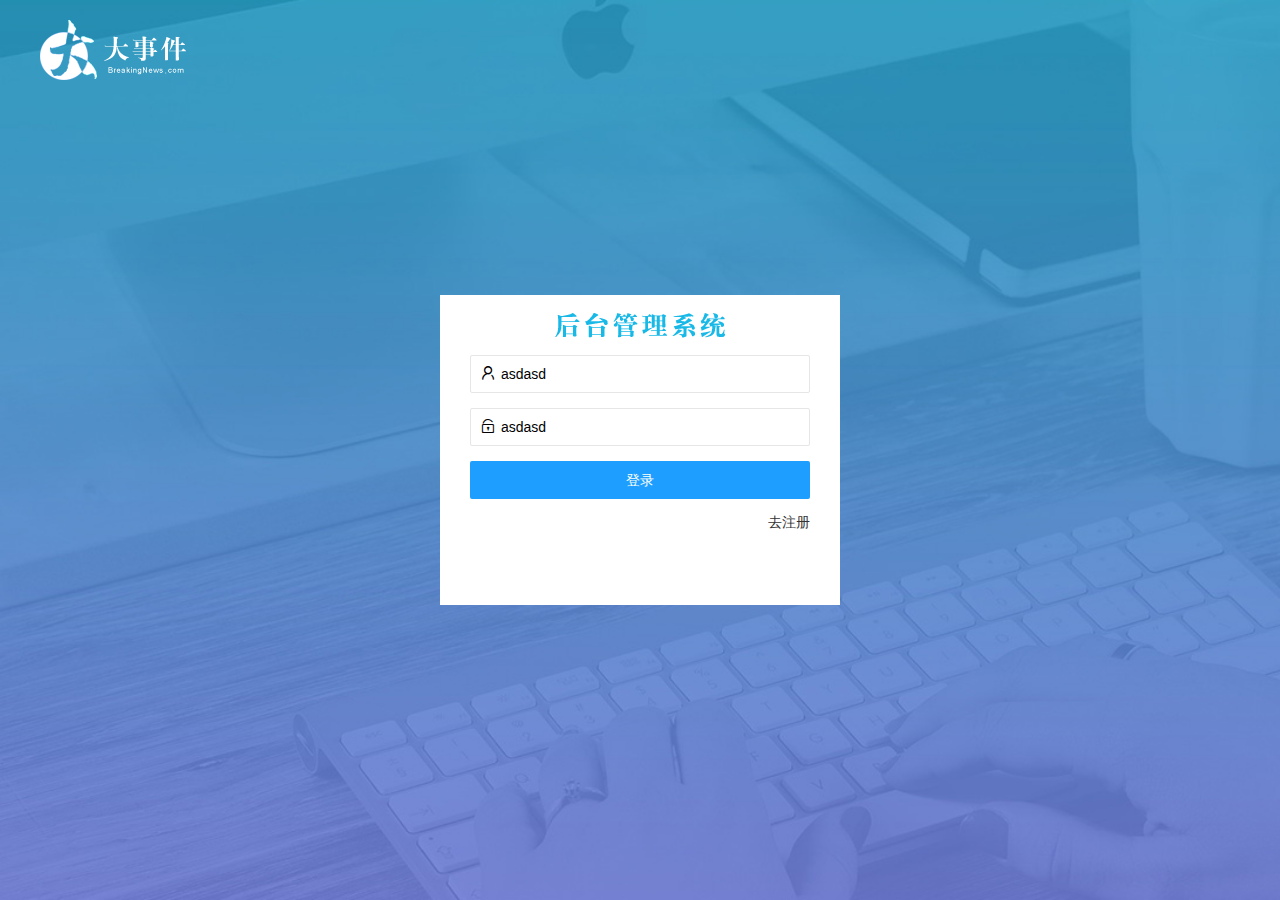
<file: login.html>
<!DOCTYPE html>
<html lang="en">

<head>
    <meta charset="UTF-8">
    <meta name="viewport" content="width=device-width, initial-scale=1.0">
    <title>大事件</title>
    <link rel="stylesheet" href="/assets/lib/layui/css/layui.css">
    <link rel="stylesheet" href="assets/css/login.css">
</head>

<body>
    <!-- login页面-->
    <!-- 顶部logo 版心使用layui 公共类 版心 -->
    <div class="layui-main header">
        <img src="./assets/images/logo.png" alt="">
    </div>

    <!-- 注册登录区域 -->
    <div class="loginAndRegBox">
        <!-- 标题 -->
        <div class="titleBox">
        </div>
        <!--登录区域  -->
        <div class="loginBox">
            <form class="layui-form" action="" id="loginForm">
                <div class="layui-form-item">
                    <i class="layui-icon layui-icon-username"></i>
                    <input type="text" value="asdasd" name="username" required lay-verify="required"
                        placeholder="请输入用户名" autocomplete="off" class="layui-input">
                </div>
                <div class="layui-form-item">
                    <i class="layui-icon layui-icon-password"></i>
                    <input type="text" value="asdasd" name="password" required lay-verify="required|pwd"
                        placeholder="请输入密码" autocomplete="off" class="layui-input">
                </div>
                <div class="layui-form-item">
                    <button class="layui-btn layui-btn-fluid layui-btn-normal" lay-submit
                        lay-filter="formDemo">登录</button>
                </div>
                <div class="layui-form-item">
                    <a id="toReg" href="javascript:;">去注册</a>
                </div>
            </form>

        </div>
        <!-- 注册区域 -->
        <div class="regBox" style="display: none;">
            <form class="layui-form" action="" id="regForm">
                <div class="layui-form-item">
                    <i class="layui-icon layui-icon-username"></i>
                    <input type="text" name="username" required lay-verify="required" placeholder="请输入用户名"
                        autocomplete="off" class="layui-input">
                </div>
                <div class="layui-form-item">
                    <i class="layui-icon layui-icon-password"></i>
                    <input type="text" name="password" required lay-verify="required | pwd" placeholder="请输入密码"
                        autocomplete="off" class="layui-input">
                </div>
                <div class="layui-form-item">
                    <i class="layui-icon layui-icon-password"></i>
                    <input type="text" name="repassword" required lay-verify="required|pwd|repwd" placeholder="请确认密码"
                        autocomplete="off" class="layui-input">
                </div>
                <div class="layui-form-item">
                    <button class="layui-btn layui-btn-fluid layui-btn-normal" lay-submit
                        lay-filter="formDemo">注册</button>
                </div>
                <div class="layui-form-item">
                    <a id="toLogin" href="javascript:;">去注册</a>
                </div>
            </form>
        </div>

        <!-- 导入jquery layui baseURL login.js -->
        <script src="/assets/lib/jquery.js"></script>
        <script src="/assets/lib/layui/layui.all.js"></script>
        <script src="/assets/js/baseAPI.js"></script>
        <script src="./assets/js/login.js"></script>
</body>

</html>
</file>
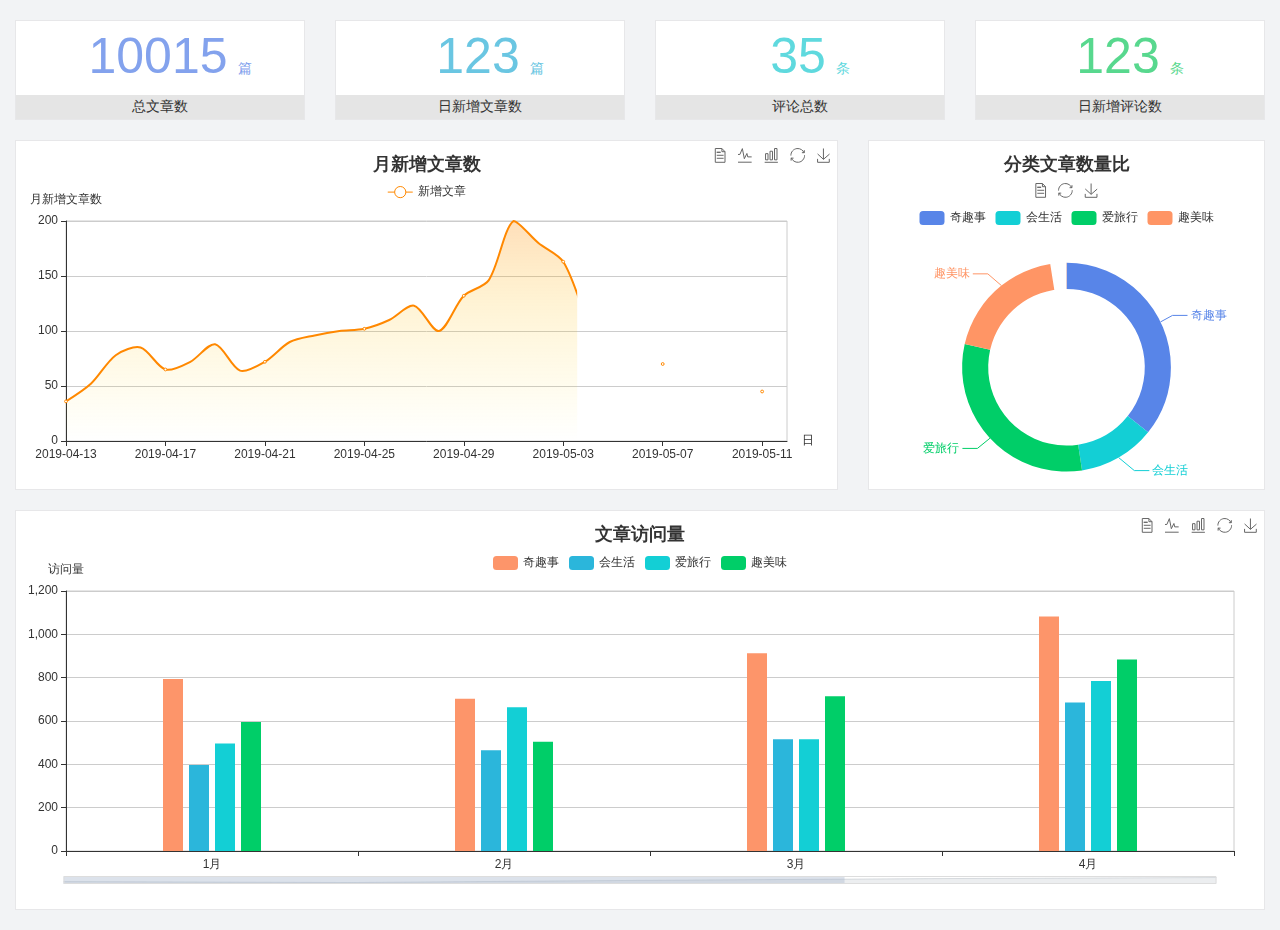
<file: home/dashboard.html>
<!DOCTYPE html>
<html lang="en">

<head>
  <meta charset="UTF-8">
  <meta name="viewport" content="width=device-width, initial-scale=1.0">
  <meta http-equiv="X-UA-Compatible" content="ie=edge">
  <title>图表统计</title>
  <link rel="stylesheet" href="../assets/lib/bootstrap.css" />
  <link rel="stylesheet" href="../assets/lib/main.css" />
  <script src="../assets/lib/jquery.js"></script>
  <script type="text/javascript" src="../assets/lib/echarts.min.js"></script>
</head>

<body>
  <div class="container-fluid">
    <div class="row spannel_list">
      <div class="col-sm-3 col-xs-6">
        <div class="spannel">
          <em>10015</em><span>篇</span>
          <b>总文章数</b>
        </div>
      </div>
      <div class="col-sm-3 col-xs-6">
        <div class="spannel scolor01">
          <em>123</em><span>篇</span>
          <b>日新增文章数</b>
        </div>
      </div>
      <div class="col-sm-3 col-xs-6">
        <div class="spannel scolor02">
          <em>35</em><span>条</span>
          <b>评论总数</b>
        </div>
      </div>
      <div class="col-sm-3 col-xs-6">
        <div class="spannel scolor03">
          <em>123</em><span>条</span>
          <b>日新增评论数</b>
        </div>
      </div>
    </div>
  </div>

  <div class="container-fluid">
    <div class="row curve-pie">
      <div class="col-lg-8 col-md-8">
        <div class="gragh_pannel" id="curve_show"></div>
      </div>
      <div class="col-lg-4 col-md-4">
        <div class="gragh_pannel" id="pie_show"></div>
      </div>
    </div>
  </div>

  <div class="container-fluid">
    <div class="column_pannel" id="column_show"></div>
  </div>

  <script>
    var oChart = echarts.init(document.getElementById('curve_show'));
    var aList_all = [
      { 'count': 36, 'date': '2019-04-13' },
      { 'count': 52, 'date': '2019-04-14' },
      { 'count': 78, 'date': '2019-04-15' },
      { 'count': 85, 'date': '2019-04-16' },
      { 'count': 65, 'date': '2019-04-17' },
      { 'count': 72, 'date': '2019-04-18' },
      { 'count': 88, 'date': '2019-04-19' },
      { 'count': 64, 'date': '2019-04-20' },
      { 'count': 72, 'date': '2019-04-21' },
      { 'count': 90, 'date': '2019-04-22' },
      { 'count': 96, 'date': '2019-04-23' },
      { 'count': 100, 'date': '2019-04-24' },
      { 'count': 102, 'date': '2019-04-25' },
      { 'count': 110, 'date': '2019-04-26' },
      { 'count': 123, 'date': '2019-04-27' },
      { 'count': 100, 'date': '2019-04-28' },
      { 'count': 132, 'date': '2019-04-29' },
      { 'count': 146, 'date': '2019-04-30' },
      { 'count': 200, 'date': '2019-05-01' },
      { 'count': 180, 'date': '2019-05-02' },
      { 'count': 163, 'date': '2019-05-03' },
      { 'count': 110, 'date': '2019-05-04' },
      { 'count': 80, 'date': '2019-05-05' },
      { 'count': 82, 'date': '2019-05-06' },
      { 'count': 70, 'date': '2019-05-07' },
      { 'count': 65, 'date': '2019-05-08' },
      { 'count': 54, 'date': '2019-05-09' },
      { 'count': 40, 'date': '2019-05-10' },
      { 'count': 45, 'date': '2019-05-11' },
      { 'count': 38, 'date': '2019-05-12' },
    ];

    let aCount = [];
    let aDate = [];

    for (var i = 0; i < aList_all.length; i++) {
      aCount.push(aList_all[i].count);
      aDate.push(aList_all[i].date);
    }

    var chartopt = {
      title: {
        text: '月新增文章数',
        left: 'center',
        top: '10'
      },
      tooltip: {
        trigger: 'axis'
      },
      legend: {
        data: ['新增文章'],
        top: '40'
      },
      toolbox: {
        show: true,
        feature: {
          mark: { show: true },
          dataView: { show: true, readOnly: false },
          magicType: { show: true, type: ['line', 'bar'] },
          restore: { show: true },
          saveAsImage: { show: true }
        }
      },
      calculable: true,
      xAxis: [
        {
          name: '日',
          type: 'category',
          boundaryGap: false,
          data: aDate
        }
      ],
      yAxis: [
        {
          name: '月新增文章数',
          type: 'value'
        }
      ],
      series: [
        {
          name: '新增文章',
          type: 'line',
          smooth: true,
          itemStyle: { normal: { areaStyle: { type: 'default' }, color: '#f80' }, lineStyle: { color: '#f80' } },
          data: aCount
        }],
      areaStyle: {
        normal: {
          color: new echarts.graphic.LinearGradient(0, 0, 0, 1, [{
            offset: 0,
            color: 'rgba(255,136,0,0.39)'
          }, {
            offset: .34,
            color: 'rgba(255,180,0,0.25)'
          }, {
            offset: 1,
            color: 'rgba(255,222,0,0.00)'
          }])

        }
      },
      grid: {
        show: true,
        x: 50,
        x2: 50,
        y: 80,
        height: 220
      }
    };

    oChart.setOption(chartopt);


    var oPie = echarts.init(document.getElementById('pie_show'));
    var oPieopt =
    {
      title: {
        top: 10,
        text: '分类文章数量比',
        x: 'center'
      },
      tooltip: {
        trigger: 'item',
        formatter: "{a} <br/>{b} : {c} ({d}%)"
      },
      color: ['#5885e8', '#13cfd5', '#00ce68', '#ff9565'],
      legend: {
        x: 'center',
        top: 65,
        data: ['奇趣事', '会生活', '爱旅行', '趣美味']
      },
      toolbox: {
        show: true,
        x: 'center',
        top: 35,
        feature: {
          mark: { show: true },
          dataView: { show: true, readOnly: false },
          magicType: {
            show: true,
            type: ['pie', 'funnel'],
            option: {
              funnel: {
                x: '25%',
                width: '50%',
                funnelAlign: 'left',
                max: 1548
              }
            }
          },
          restore: { show: true },
          saveAsImage: { show: true }
        }
      },
      calculable: true,
      series: [
        {
          name: '访问来源',
          type: 'pie',
          radius: ['45%', '60%'],
          center: ['50%', '65%'],
          data: [
            { value: 300, name: '奇趣事' },
            { value: 100, name: '会生活' },
            { value: 260, name: '爱旅行' },
            { value: 180, name: '趣美味' }
          ]
        }
      ]
    };
    oPie.setOption(oPieopt);



    var oColumn = this.echarts.init(document.getElementById('column_show'));
    var oColumnopt =
    {
      title: {
        text: '文章访问量',
        left: 'center',
        top: '10'
      },
      tooltip: {
        trigger: 'axis'
      },
      legend: {
        data: ['奇趣事', '会生活', '爱旅行', '趣美味'],
        top: '40'
      },
      toolbox: {
        show: true,
        feature: {
          mark: { show: true },
          dataView: { show: true, readOnly: false },
          magicType: { show: true, type: ['line', 'bar'] },
          restore: { show: true },
          saveAsImage: { show: true }
        }
      },
      calculable: true,
      xAxis: [
        {
          type: 'category',
          data: ['1月', '2月', '3月', '4月', '5月']
        }
      ],
      yAxis: [
        {
          name: '访问量',
          type: 'value'
        }
      ],
      series: [
        {
          name: '奇趣事',
          type: 'bar',
          barWidth: 20,
          itemStyle: {
            normal: { areaStyle: { type: 'default' }, color: '#fd956a' }
          },
          data: [800, 708, 920, 1090, 1200]
        },
        {
          name: '会生活',
          type: 'bar',
          barWidth: 20,
          itemStyle: {
            normal: { areaStyle: { type: 'default' }, color: '#2bb6db' }
          },
          data: [400, 468, 520, 690, 800]
        },
        {
          name: '爱旅行',
          type: 'bar',
          barWidth: 20,
          itemStyle: {
            normal: { areaStyle: { type: 'default' }, color: '#13cfd5' }
          },
          data: [500, 668, 520, 790, 900]
        },
        {
          name: '趣美味',
          type: 'bar',
          barWidth: 20,
          itemStyle: {
            normal: { areaStyle: { type: 'default' }, color: '#00ce68' }
          },
          data: [600, 508, 720, 890, 1000]
        }
      ],
      grid: {
        show: true,
        x: 50,
        x2: 30,
        y: 80,
        height: 260
      },
      dataZoom: [//给x轴设置滚动条
        {
          start: 0,//默认为0
          end: 100 - 1000 / 31,//默认为100
          type: 'slider',
          show: true,
          xAxisIndex: [0],
          handleSize: 0,//滑动条的 左右2个滑动条的大小
          height: 8,//组件高度
          left: 45, //左边的距离
          right: 50,//右边的距离
          bottom: 26,//右边的距离
          handleColor: '#ddd',//h滑动图标的颜色
          handleStyle: {
            borderColor: "#cacaca",
            borderWidth: "1",
            shadowBlur: 2,
            background: "#ddd",
            shadowColor: "#ddd",
          }
        }]
    };
    oColumn.setOption(oColumnopt);
  </script>
</body>

</html>
</file>
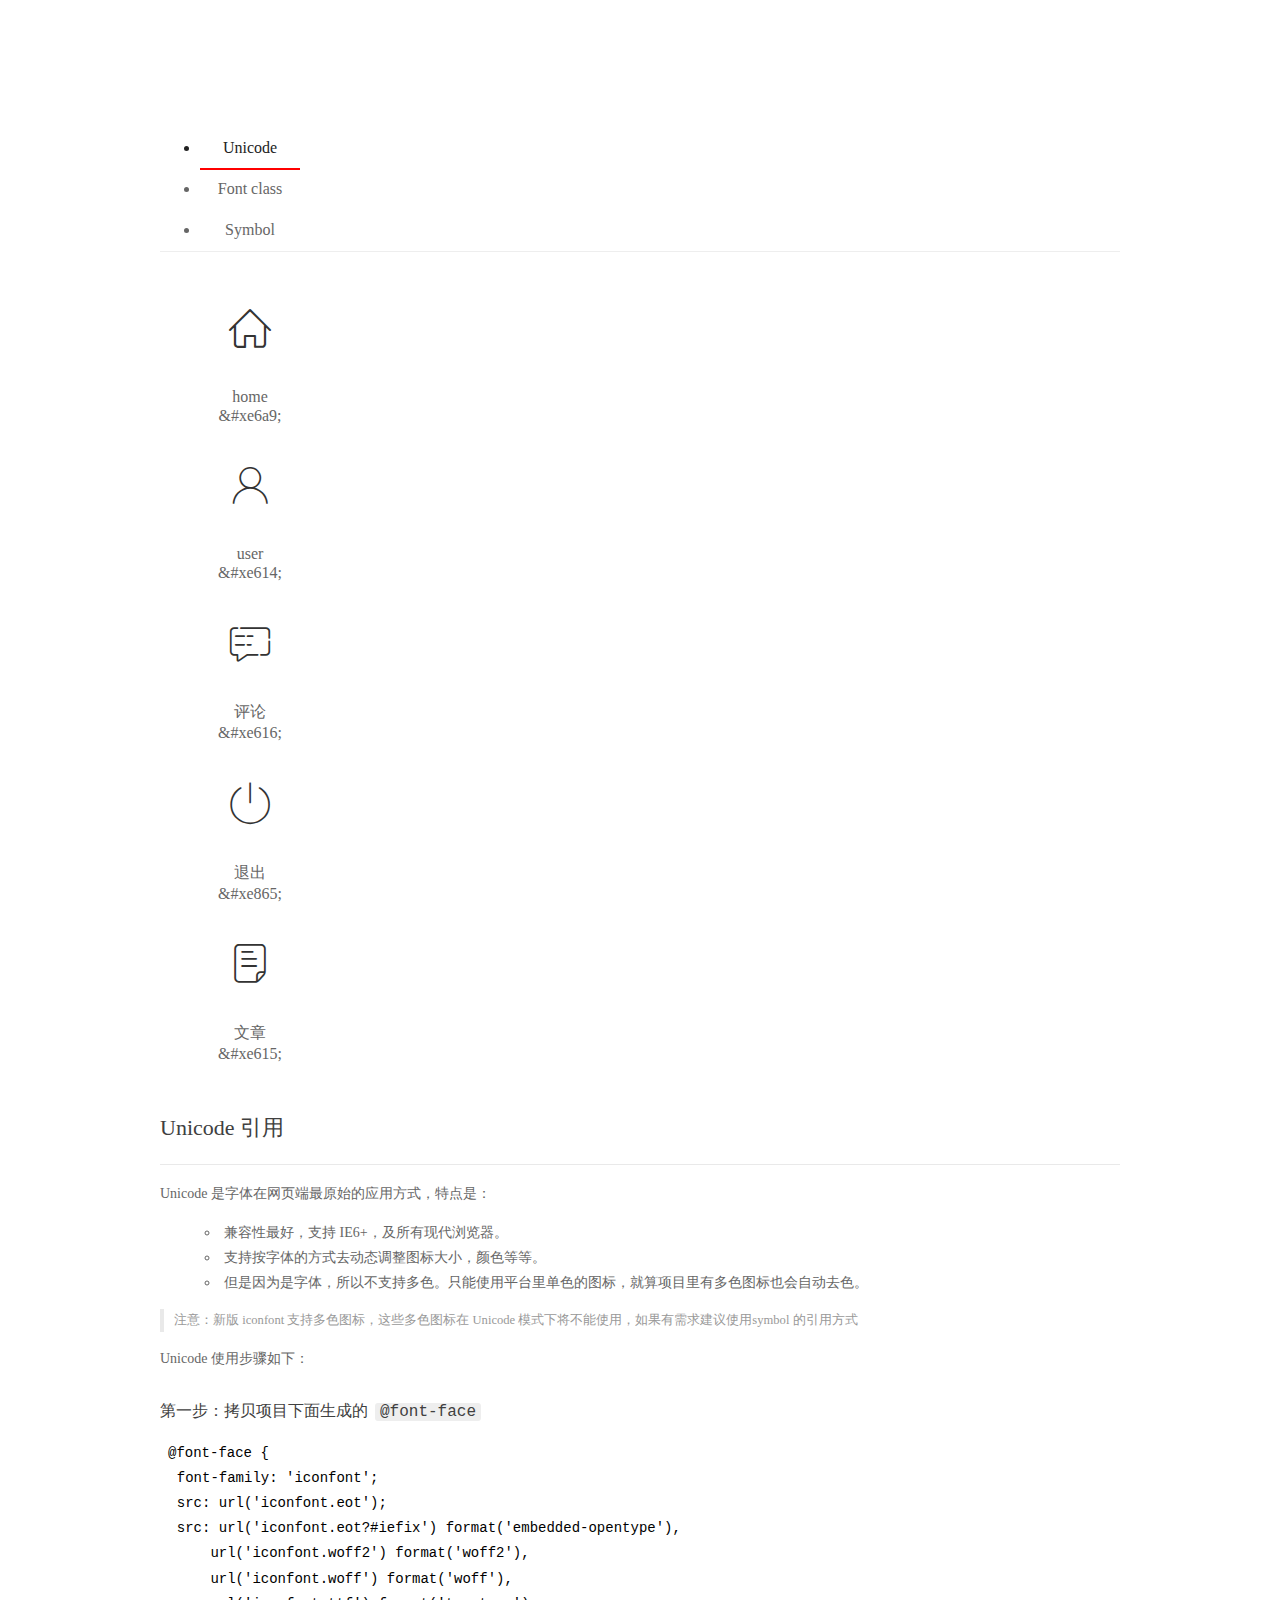
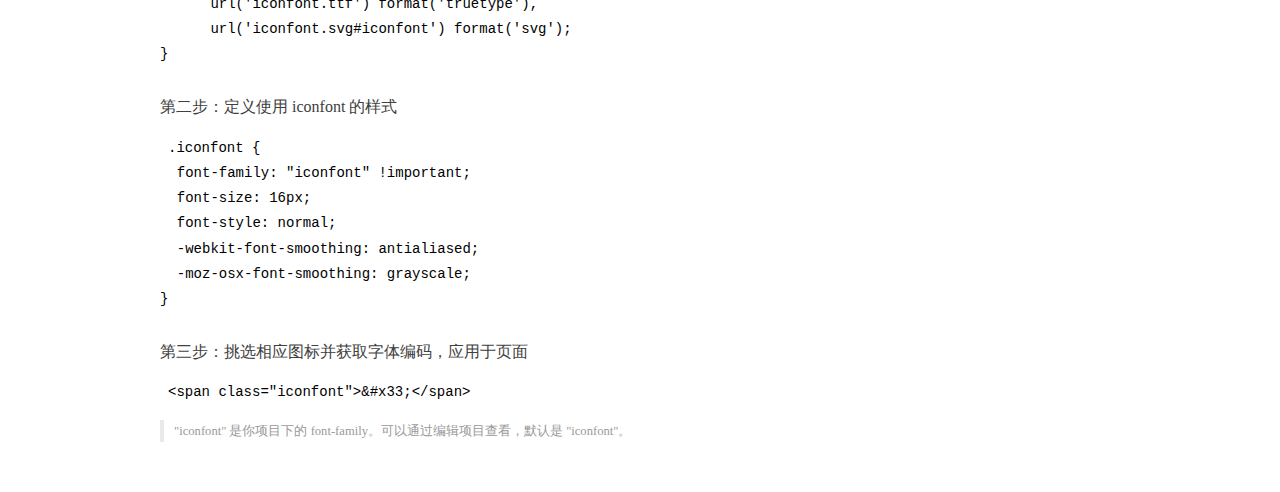
<file: assets/fonts/demo_index.html>
<!DOCTYPE html>
<html>
<head>
  <meta charset="utf-8"/>
  <title>IconFont Demo</title>
  <link rel="shortcut icon" href="https://gtms04.alicdn.com/tps/i4/TB1_oz6GVXXXXaFXpXXJDFnIXXX-64-64.ico" type="image/x-icon"/>
  <link rel="stylesheet" href="https://g.alicdn.com/thx/cube/1.3.2/cube.min.css">
  <link rel="stylesheet" href="demo.css">
  <link rel="stylesheet" href="iconfont.css">
  <script src="iconfont.js"></script>
  <!-- jQuery -->
  <script src="https://a1.alicdn.com/oss/uploads/2018/12/26/7bfddb60-08e8-11e9-9b04-53e73bb6408b.js"></script>
  <!-- 代码高亮 -->
  <script src="https://a1.alicdn.com/oss/uploads/2018/12/26/a3f714d0-08e6-11e9-8a15-ebf944d7534c.js"></script>
</head>
<body>
  <div class="main">
    <h1 class="logo"><a href="https://www.iconfont.cn/" title="iconfont 首页" target="_blank">&#xe86b;</a></h1>
    <div class="nav-tabs">
      <ul id="tabs" class="dib-box">
        <li class="dib active"><span>Unicode</span></li>
        <li class="dib"><span>Font class</span></li>
        <li class="dib"><span>Symbol</span></li>
      </ul>
      
    </div>
    <div class="tab-container">
      <div class="content unicode" style="display: block;">
          <ul class="icon_lists dib-box">
          
            <li class="dib">
              <span class="icon iconfont">&#xe6a9;</span>
                <div class="name">home</div>
                <div class="code-name">&amp;#xe6a9;</div>
              </li>
          
            <li class="dib">
              <span class="icon iconfont">&#xe614;</span>
                <div class="name">user</div>
                <div class="code-name">&amp;#xe614;</div>
              </li>
          
            <li class="dib">
              <span class="icon iconfont">&#xe616;</span>
                <div class="name">评论</div>
                <div class="code-name">&amp;#xe616;</div>
              </li>
          
            <li class="dib">
              <span class="icon iconfont">&#xe865;</span>
                <div class="name">退出</div>
                <div class="code-name">&amp;#xe865;</div>
              </li>
          
            <li class="dib">
              <span class="icon iconfont">&#xe615;</span>
                <div class="name">文章</div>
                <div class="code-name">&amp;#xe615;</div>
              </li>
          
          </ul>
          <div class="article markdown">
          <h2 id="unicode-">Unicode 引用</h2>
          <hr>

          <p>Unicode 是字体在网页端最原始的应用方式，特点是：</p>
          <ul>
            <li>兼容性最好，支持 IE6+，及所有现代浏览器。</li>
            <li>支持按字体的方式去动态调整图标大小，颜色等等。</li>
            <li>但是因为是字体，所以不支持多色。只能使用平台里单色的图标，就算项目里有多色图标也会自动去色。</li>
          </ul>
          <blockquote>
            <p>注意：新版 iconfont 支持多色图标，这些多色图标在 Unicode 模式下将不能使用，如果有需求建议使用symbol 的引用方式</p>
          </blockquote>
          <p>Unicode 使用步骤如下：</p>
          <h3 id="-font-face">第一步：拷贝项目下面生成的 <code>@font-face</code></h3>
<pre><code class="language-css"
>@font-face {
  font-family: 'iconfont';
  src: url('iconfont.eot');
  src: url('iconfont.eot?#iefix') format('embedded-opentype'),
      url('iconfont.woff2') format('woff2'),
      url('iconfont.woff') format('woff'),
      url('iconfont.ttf') format('truetype'),
      url('iconfont.svg#iconfont') format('svg');
}
</code></pre>
          <h3 id="-iconfont-">第二步：定义使用 iconfont 的样式</h3>
<pre><code class="language-css"
>.iconfont {
  font-family: "iconfont" !important;
  font-size: 16px;
  font-style: normal;
  -webkit-font-smoothing: antialiased;
  -moz-osx-font-smoothing: grayscale;
}
</code></pre>
          <h3 id="-">第三步：挑选相应图标并获取字体编码，应用于页面</h3>
<pre>
<code class="language-html"
>&lt;span class="iconfont"&gt;&amp;#x33;&lt;/span&gt;
</code></pre>
          <blockquote>
            <p>"iconfont" 是你项目下的 font-family。可以通过编辑项目查看，默认是 "iconfont"。</p>
          </blockquote>
          </div>
      </div>
      <div class="content font-class">
        <ul class="icon_lists dib-box">
          
          <li class="dib">
            <span class="icon iconfont icon-home"></span>
            <div class="name">
              home
            </div>
            <div class="code-name">.icon-home
            </div>
          </li>
          
          <li class="dib">
            <span class="icon iconfont icon-user"></span>
            <div class="name">
              user
            </div>
            <div class="code-name">.icon-user
            </div>
          </li>
          
          <li class="dib">
            <span class="icon iconfont icon-pinglun"></span>
            <div class="name">
              评论
            </div>
            <div class="code-name">.icon-pinglun
            </div>
          </li>
          
          <li class="dib">
            <span class="icon iconfont icon-tuichu"></span>
            <div class="name">
              退出
            </div>
            <div class="code-name">.icon-tuichu
            </div>
          </li>
          
          <li class="dib">
            <span class="icon iconfont icon-16"></span>
            <div class="name">
              文章
            </div>
            <div class="code-name">.icon-16
            </div>
          </li>
          
        </ul>
        <div class="article markdown">
        <h2 id="font-class-">font-class 引用</h2>
        <hr>

        <p>font-class 是 Unicode 使用方式的一种变种，主要是解决 Unicode 书写不直观，语意不明确的问题。</p>
        <p>与 Unicode 使用方式相比，具有如下特点：</p>
        <ul>
          <li>兼容性良好，支持 IE8+，及所有现代浏览器。</li>
          <li>相比于 Unicode 语意明确，书写更直观。可以很容易分辨这个 icon 是什么。</li>
          <li>因为使用 class 来定义图标，所以当要替换图标时，只需要修改 class 里面的 Unicode 引用。</li>
          <li>不过因为本质上还是使用的字体，所以多色图标还是不支持的。</li>
        </ul>
        <p>使用步骤如下：</p>
        <h3 id="-fontclass-">第一步：引入项目下面生成的 fontclass 代码：</h3>
<pre><code class="language-html">&lt;link rel="stylesheet" href="./iconfont.css"&gt;
</code></pre>
        <h3 id="-">第二步：挑选相应图标并获取类名，应用于页面：</h3>
<pre><code class="language-html">&lt;span class="iconfont icon-xxx"&gt;&lt;/span&gt;
</code></pre>
        <blockquote>
          <p>"
            iconfont" 是你项目下的 font-family。可以通过编辑项目查看，默认是 "iconfont"。</p>
        </blockquote>
      </div>
      </div>
      <div class="content symbol">
          <ul class="icon_lists dib-box">
          
            <li class="dib">
                <svg class="icon svg-icon" aria-hidden="true">
                  <use xlink:href="#icon-home"></use>
                </svg>
                <div class="name">home</div>
                <div class="code-name">#icon-home</div>
            </li>
          
            <li class="dib">
                <svg class="icon svg-icon" aria-hidden="true">
                  <use xlink:href="#icon-user"></use>
                </svg>
                <div class="name">user</div>
                <div class="code-name">#icon-user</div>
            </li>
          
            <li class="dib">
                <svg class="icon svg-icon" aria-hidden="true">
                  <use xlink:href="#icon-pinglun"></use>
                </svg>
                <div class="name">评论</div>
                <div class="code-name">#icon-pinglun</div>
            </li>
          
            <li class="dib">
                <svg class="icon svg-icon" aria-hidden="true">
                  <use xlink:href="#icon-tuichu"></use>
                </svg>
                <div class="name">退出</div>
                <div class="code-name">#icon-tuichu</div>
            </li>
          
            <li class="dib">
                <svg class="icon svg-icon" aria-hidden="true">
                  <use xlink:href="#icon-16"></use>
                </svg>
                <div class="name">文章</div>
                <div class="code-name">#icon-16</div>
            </li>
          
          </ul>
          <div class="article markdown">
          <h2 id="symbol-">Symbol 引用</h2>
          <hr>

          <p>这是一种全新的使用方式，应该说这才是未来的主流，也是平台目前推荐的用法。相关介绍可以参考这篇<a href="">文章</a>
            这种用法其实是做了一个 SVG 的集合，与另外两种相比具有如下特点：</p>
          <ul>
            <li>支持多色图标了，不再受单色限制。</li>
            <li>通过一些技巧，支持像字体那样，通过 <code>font-size</code>, <code>color</code> 来调整样式。</li>
            <li>兼容性较差，支持 IE9+，及现代浏览器。</li>
            <li>浏览器渲染 SVG 的性能一般，还不如 png。</li>
          </ul>
          <p>使用步骤如下：</p>
          <h3 id="-symbol-">第一步：引入项目下面生成的 symbol 代码：</h3>
<pre><code class="language-html">&lt;script src="./iconfont.js"&gt;&lt;/script&gt;
</code></pre>
          <h3 id="-css-">第二步：加入通用 CSS 代码（引入一次就行）：</h3>
<pre><code class="language-html">&lt;style&gt;
.icon {
  width: 1em;
  height: 1em;
  vertical-align: -0.15em;
  fill: currentColor;
  overflow: hidden;
}
&lt;/style&gt;
</code></pre>
          <h3 id="-">第三步：挑选相应图标并获取类名，应用于页面：</h3>
<pre><code class="language-html">&lt;svg class="icon" aria-hidden="true"&gt;
  &lt;use xlink:href="#icon-xxx"&gt;&lt;/use&gt;
&lt;/svg&gt;
</code></pre>
          </div>
      </div>

    </div>
  </div>
  <script>
  $(document).ready(function () {
      $('.tab-container .content:first').show()

      $('#tabs li').click(function (e) {
        var tabContent = $('.tab-container .content')
        var index = $(this).index()

        if ($(this).hasClass('active')) {
          return
        } else {
          $('#tabs li').removeClass('active')
          $(this).addClass('active')

          tabContent.hide().eq(index).fadeIn()
        }
      })
    })
  </script>
</body>
</html>
</file>
<file: assets/lib/layui/css/layui.css>
/** layui-v2.5.5 MIT License By https://www.layui.com */
 .layui-inline,img{display:inline-block;vertical-align:middle}h1,h2,h3,h4,h5,h6{font-weight:400}.layui-edge,.layui-header,.layui-inline,.layui-main{position:relative}.layui-body,.layui-edge,.layui-elip{overflow:hidden}.layui-btn,.layui-edge,.layui-inline,img{vertical-align:middle}.layui-btn,.layui-disabled,.layui-icon,.layui-unselect{-moz-user-select:none;-webkit-user-select:none;-ms-user-select:none}.layui-elip,.layui-form-checkbox span,.layui-form-pane .layui-form-label{text-overflow:ellipsis;white-space:nowrap}.layui-breadcrumb,.layui-tree-btnGroup{visibility:hidden}blockquote,body,button,dd,div,dl,dt,form,h1,h2,h3,h4,h5,h6,input,li,ol,p,pre,td,textarea,th,ul{margin:0;padding:0;-webkit-tap-highlight-color:rgba(0,0,0,0)}a:active,a:hover{outline:0}img{border:none}li{list-style:none}table{border-collapse:collapse;border-spacing:0}h4,h5,h6{font-size:100%}button,input,optgroup,option,select,textarea{font-family:inherit;font-size:inherit;font-style:inherit;font-weight:inherit;outline:0}pre{white-space:pre-wrap;white-space:-moz-pre-wrap;white-space:-pre-wrap;white-space:-o-pre-wrap;word-wrap:break-word}body{line-height:24px;font:14px Helvetica Neue,Helvetica,PingFang SC,Tahoma,Arial,sans-serif}hr{height:1px;margin:10px 0;border:0;clear:both}a{color:#333;text-decoration:none}a:hover{color:#777}a cite{font-style:normal;*cursor:pointer}.layui-border-box,.layui-border-box *{box-sizing:border-box}.layui-box,.layui-box *{box-sizing:content-box}.layui-clear{clear:both;*zoom:1}.layui-clear:after{content:'\20';clear:both;*zoom:1;display:block;height:0}.layui-inline{*display:inline;*zoom:1}.layui-edge{display:inline-block;width:0;height:0;border-width:6px;border-style:dashed;border-color:transparent}.layui-edge-top{top:-4px;border-bottom-color:#999;border-bottom-style:solid}.layui-edge-right{border-left-color:#999;border-left-style:solid}.layui-edge-bottom{top:2px;border-top-color:#999;border-top-style:solid}.layui-edge-left{border-right-color:#999;border-right-style:solid}.layui-disabled,.layui-disabled:hover{color:#d2d2d2!important;cursor:not-allowed!important}.layui-circle{border-radius:100%}.layui-show{display:block!important}.layui-hide{display:none!important}@font-face{font-family:layui-icon;src:url(../font/iconfont.eot?v=250);src:url(../font/iconfont.eot?v=250#iefix) format('embedded-opentype'),url(../font/iconfont.woff2?v=250) format('woff2'),url(../font/iconfont.woff?v=250) format('woff'),url(../font/iconfont.ttf?v=250) format('truetype'),url(../font/iconfont.svg?v=250#layui-icon) format('svg')}.layui-icon{font-family:layui-icon!important;font-size:16px;font-style:normal;-webkit-font-smoothing:antialiased;-moz-osx-font-smoothing:grayscale}.layui-icon-reply-fill:before{content:"\e611"}.layui-icon-set-fill:before{content:"\e614"}.layui-icon-menu-fill:before{content:"\e60f"}.layui-icon-search:before{content:"\e615"}.layui-icon-share:before{content:"\e641"}.layui-icon-set-sm:before{content:"\e620"}.layui-icon-engine:before{content:"\e628"}.layui-icon-close:before{content:"\1006"}.layui-icon-close-fill:before{content:"\1007"}.layui-icon-chart-screen:before{content:"\e629"}.layui-icon-star:before{content:"\e600"}.layui-icon-circle-dot:before{content:"\e617"}.layui-icon-chat:before{content:"\e606"}.layui-icon-release:before{content:"\e609"}.layui-icon-list:before{content:"\e60a"}.layui-icon-chart:before{content:"\e62c"}.layui-icon-ok-circle:before{content:"\1005"}.layui-icon-layim-theme:before{content:"\e61b"}.layui-icon-table:before{content:"\e62d"}.layui-icon-right:before{content:"\e602"}.layui-icon-left:before{content:"\e603"}.layui-icon-cart-simple:before{content:"\e698"}.layui-icon-face-cry:before{content:"\e69c"}.layui-icon-face-smile:before{content:"\e6af"}.layui-icon-survey:before{content:"\e6b2"}.layui-icon-tree:before{content:"\e62e"}.layui-icon-upload-circle:before{content:"\e62f"}.layui-icon-add-circle:before{content:"\e61f"}.layui-icon-download-circle:before{content:"\e601"}.layui-icon-templeate-1:before{content:"\e630"}.layui-icon-util:before{content:"\e631"}.layui-icon-face-surprised:before{content:"\e664"}.layui-icon-edit:before{content:"\e642"}.layui-icon-speaker:before{content:"\e645"}.layui-icon-down:before{content:"\e61a"}.layui-icon-file:before{content:"\e621"}.layui-icon-layouts:before{content:"\e632"}.layui-icon-rate-half:before{content:"\e6c9"}.layui-icon-add-circle-fine:before{content:"\e608"}.layui-icon-prev-circle:before{content:"\e633"}.layui-icon-read:before{content:"\e705"}.layui-icon-404:before{content:"\e61c"}.layui-icon-carousel:before{content:"\e634"}.layui-icon-help:before{content:"\e607"}.layui-icon-code-circle:before{content:"\e635"}.layui-icon-water:before{content:"\e636"}.layui-icon-username:before{content:"\e66f"}.layui-icon-find-fill:before{content:"\e670"}.layui-icon-about:before{content:"\e60b"}.layui-icon-location:before{content:"\e715"}.layui-icon-up:before{content:"\e619"}.layui-icon-pause:before{content:"\e651"}.layui-icon-date:before{content:"\e637"}.layui-icon-layim-uploadfile:before{content:"\e61d"}.layui-icon-delete:before{content:"\e640"}.layui-icon-play:before{content:"\e652"}.layui-icon-top:before{content:"\e604"}.layui-icon-friends:before{content:"\e612"}.layui-icon-refresh-3:before{content:"\e9aa"}.layui-icon-ok:before{content:"\e605"}.layui-icon-layer:before{content:"\e638"}.layui-icon-face-smile-fine:before{content:"\e60c"}.layui-icon-dollar:before{content:"\e659"}.layui-icon-group:before{content:"\e613"}.layui-icon-layim-download:before{content:"\e61e"}.layui-icon-picture-fine:before{content:"\e60d"}.layui-icon-link:before{content:"\e64c"}.layui-icon-diamond:before{content:"\e735"}.layui-icon-log:before{content:"\e60e"}.layui-icon-rate-solid:before{content:"\e67a"}.layui-icon-fonts-del:before{content:"\e64f"}.layui-icon-unlink:before{content:"\e64d"}.layui-icon-fonts-clear:before{content:"\e639"}.layui-icon-triangle-r:before{content:"\e623"}.layui-icon-circle:before{content:"\e63f"}.layui-icon-radio:before{content:"\e643"}.layui-icon-align-center:before{content:"\e647"}.layui-icon-align-right:before{content:"\e648"}.layui-icon-align-left:before{content:"\e649"}.layui-icon-loading-1:before{content:"\e63e"}.layui-icon-return:before{content:"\e65c"}.layui-icon-fonts-strong:before{content:"\e62b"}.layui-icon-upload:before{content:"\e67c"}.layui-icon-dialogue:before{content:"\e63a"}.layui-icon-video:before{content:"\e6ed"}.layui-icon-headset:before{content:"\e6fc"}.layui-icon-cellphone-fine:before{content:"\e63b"}.layui-icon-add-1:before{content:"\e654"}.layui-icon-face-smile-b:before{content:"\e650"}.layui-icon-fonts-html:before{content:"\e64b"}.layui-icon-form:before{content:"\e63c"}.layui-icon-cart:before{content:"\e657"}.layui-icon-camera-fill:before{content:"\e65d"}.layui-icon-tabs:before{content:"\e62a"}.layui-icon-fonts-code:before{content:"\e64e"}.layui-icon-fire:before{content:"\e756"}.layui-icon-set:before{content:"\e716"}.layui-icon-fonts-u:before{content:"\e646"}.layui-icon-triangle-d:before{content:"\e625"}.layui-icon-tips:before{content:"\e702"}.layui-icon-picture:before{content:"\e64a"}.layui-icon-more-vertical:before{content:"\e671"}.layui-icon-flag:before{content:"\e66c"}.layui-icon-loading:before{content:"\e63d"}.layui-icon-fonts-i:before{content:"\e644"}.layui-icon-refresh-1:before{content:"\e666"}.layui-icon-rmb:before{content:"\e65e"}.layui-icon-home:before{content:"\e68e"}.layui-icon-user:before{content:"\e770"}.layui-icon-notice:before{content:"\e667"}.layui-icon-login-weibo:before{content:"\e675"}.layui-icon-voice:before{content:"\e688"}.layui-icon-upload-drag:before{content:"\e681"}.layui-icon-login-qq:before{content:"\e676"}.layui-icon-snowflake:before{content:"\e6b1"}.layui-icon-file-b:before{content:"\e655"}.layui-icon-template:before{content:"\e663"}.layui-icon-auz:before{content:"\e672"}.layui-icon-console:before{content:"\e665"}.layui-icon-app:before{content:"\e653"}.layui-icon-prev:before{content:"\e65a"}.layui-icon-website:before{content:"\e7ae"}.layui-icon-next:before{content:"\e65b"}.layui-icon-component:before{content:"\e857"}.layui-icon-more:before{content:"\e65f"}.layui-icon-login-wechat:before{content:"\e677"}.layui-icon-shrink-right:before{content:"\e668"}.layui-icon-spread-left:before{content:"\e66b"}.layui-icon-camera:before{content:"\e660"}.layui-icon-note:before{content:"\e66e"}.layui-icon-refresh:before{content:"\e669"}.layui-icon-female:before{content:"\e661"}.layui-icon-male:before{content:"\e662"}.layui-icon-password:before{content:"\e673"}.layui-icon-senior:before{content:"\e674"}.layui-icon-theme:before{content:"\e66a"}.layui-icon-tread:before{content:"\e6c5"}.layui-icon-praise:before{content:"\e6c6"}.layui-icon-star-fill:before{content:"\e658"}.layui-icon-rate:before{content:"\e67b"}.layui-icon-template-1:before{content:"\e656"}.layui-icon-vercode:before{content:"\e679"}.layui-icon-cellphone:before{content:"\e678"}.layui-icon-screen-full:before{content:"\e622"}.layui-icon-screen-restore:before{content:"\e758"}.layui-icon-cols:before{content:"\e610"}.layui-icon-export:before{content:"\e67d"}.layui-icon-print:before{content:"\e66d"}.layui-icon-slider:before{content:"\e714"}.layui-icon-addition:before{content:"\e624"}.layui-icon-subtraction:before{content:"\e67e"}.layui-icon-service:before{content:"\e626"}.layui-icon-transfer:before{content:"\e691"}.layui-main{width:1140px;margin:0 auto}.layui-header{z-index:1000;height:60px}.layui-header a:hover{transition:all .5s;-webkit-transition:all .5s}.layui-side{position:fixed;left:0;top:0;bottom:0;z-index:999;width:200px;overflow-x:hidden}.layui-side-scroll{position:relative;width:220px;height:100%;overflow-x:hidden}.layui-body{position:absolute;left:200px;right:0;top:0;bottom:0;z-index:998;width:auto;overflow-y:auto;box-sizing:border-box}.layui-layout-body{overflow:hidden}.layui-layout-admin .layui-header{background-color:#23262E}.layui-layout-admin .layui-side{top:60px;width:200px;overflow-x:hidden}.layui-layout-admin .layui-body{position:fixed;top:60px;bottom:44px}.layui-layout-admin .layui-main{width:auto;margin:0 15px}.layui-layout-admin .layui-footer{position:fixed;left:200px;right:0;bottom:0;height:44px;line-height:44px;padding:0 15px;background-color:#eee}.layui-layout-admin .layui-logo{position:absolute;left:0;top:0;width:200px;height:100%;line-height:60px;text-align:center;color:#009688;font-size:16px}.layui-layout-admin .layui-header .layui-nav{background:0 0}.layui-layout-left{position:absolute!important;left:200px;top:0}.layui-layout-right{position:absolute!important;right:0;top:0}.layui-container{position:relative;margin:0 auto;padding:0 15px;box-sizing:border-box}.layui-fluid{position:relative;margin:0 auto;padding:0 15px}.layui-row:after,.layui-row:before{content:'';display:block;clear:both}.layui-col-lg1,.layui-col-lg10,.layui-col-lg11,.layui-col-lg12,.layui-col-lg2,.layui-col-lg3,.layui-col-lg4,.layui-col-lg5,.layui-col-lg6,.layui-col-lg7,.layui-col-lg8,.layui-col-lg9,.layui-col-md1,.layui-col-md10,.layui-col-md11,.layui-col-md12,.layui-col-md2,.layui-col-md3,.layui-col-md4,.layui-col-md5,.layui-col-md6,.layui-col-md7,.layui-col-md8,.layui-col-md9,.layui-col-sm1,.layui-col-sm10,.layui-col-sm11,.layui-col-sm12,.layui-col-sm2,.layui-col-sm3,.layui-col-sm4,.layui-col-sm5,.layui-col-sm6,.layui-col-sm7,.layui-col-sm8,.layui-col-sm9,.layui-col-xs1,.layui-col-xs10,.layui-col-xs11,.layui-col-xs12,.layui-col-xs2,.layui-col-xs3,.layui-col-xs4,.layui-col-xs5,.layui-col-xs6,.layui-col-xs7,.layui-col-xs8,.layui-col-xs9{position:relative;display:block;box-sizing:border-box}.layui-col-xs1,.layui-col-xs10,.layui-col-xs11,.layui-col-xs12,.layui-col-xs2,.layui-col-xs3,.layui-col-xs4,.layui-col-xs5,.layui-col-xs6,.layui-col-xs7,.layui-col-xs8,.layui-col-xs9{float:left}.layui-col-xs1{width:8.33333333%}.layui-col-xs2{width:16.66666667%}.layui-col-xs3{width:25%}.layui-col-xs4{width:33.33333333%}.layui-col-xs5{width:41.66666667%}.layui-col-xs6{width:50%}.layui-col-xs7{width:58.33333333%}.layui-col-xs8{width:66.66666667%}.layui-col-xs9{width:75%}.layui-col-xs10{width:83.33333333%}.layui-col-xs11{width:91.66666667%}.layui-col-xs12{width:100%}.layui-col-xs-offset1{margin-left:8.33333333%}.layui-col-xs-offset2{margin-left:16.66666667%}.layui-col-xs-offset3{margin-left:25%}.layui-col-xs-offset4{margin-left:33.33333333%}.layui-col-xs-offset5{margin-left:41.66666667%}.layui-col-xs-offset6{margin-left:50%}.layui-col-xs-offset7{margin-left:58.33333333%}.layui-col-xs-offset8{margin-left:66.66666667%}.layui-col-xs-offset9{margin-left:75%}.layui-col-xs-offset10{margin-left:83.33333333%}.layui-col-xs-offset11{margin-left:91.66666667%}.layui-col-xs-offset12{margin-left:100%}@media screen and (max-width:768px){.layui-hide-xs{display:none!important}.layui-show-xs-block{display:block!important}.layui-show-xs-inline{display:inline!important}.layui-show-xs-inline-block{display:inline-block!important}}@media screen and (min-width:768px){.layui-container{width:750px}.layui-hide-sm{display:none!important}.layui-show-sm-block{display:block!important}.layui-show-sm-inline{display:inline!important}.layui-show-sm-inline-block{display:inline-block!important}.layui-col-sm1,.layui-col-sm10,.layui-col-sm11,.layui-col-sm12,.layui-col-sm2,.layui-col-sm3,.layui-col-sm4,.layui-col-sm5,.layui-col-sm6,.layui-col-sm7,.layui-col-sm8,.layui-col-sm9{float:left}.layui-col-sm1{width:8.33333333%}.layui-col-sm2{width:16.66666667%}.layui-col-sm3{width:25%}.layui-col-sm4{width:33.33333333%}.layui-col-sm5{width:41.66666667%}.layui-col-sm6{width:50%}.layui-col-sm7{width:58.33333333%}.layui-col-sm8{width:66.66666667%}.layui-col-sm9{width:75%}.layui-col-sm10{width:83.33333333%}.layui-col-sm11{width:91.66666667%}.layui-col-sm12{width:100%}.layui-col-sm-offset1{margin-left:8.33333333%}.layui-col-sm-offset2{margin-left:16.66666667%}.layui-col-sm-offset3{margin-left:25%}.layui-col-sm-offset4{margin-left:33.33333333%}.layui-col-sm-offset5{margin-left:41.66666667%}.layui-col-sm-offset6{margin-left:50%}.layui-col-sm-offset7{margin-left:58.33333333%}.layui-col-sm-offset8{margin-left:66.66666667%}.layui-col-sm-offset9{margin-left:75%}.layui-col-sm-offset10{margin-left:83.33333333%}.layui-col-sm-offset11{margin-left:91.66666667%}.layui-col-sm-offset12{margin-left:100%}}@media screen and (min-width:992px){.layui-container{width:970px}.layui-hide-md{display:none!important}.layui-show-md-block{display:block!important}.layui-show-md-inline{display:inline!important}.layui-show-md-inline-block{display:inline-block!important}.layui-col-md1,.layui-col-md10,.layui-col-md11,.layui-col-md12,.layui-col-md2,.layui-col-md3,.layui-col-md4,.layui-col-md5,.layui-col-md6,.layui-col-md7,.layui-col-md8,.layui-col-md9{float:left}.layui-col-md1{width:8.33333333%}.layui-col-md2{width:16.66666667%}.layui-col-md3{width:25%}.layui-col-md4{width:33.33333333%}.layui-col-md5{width:41.66666667%}.layui-col-md6{width:50%}.layui-col-md7{width:58.33333333%}.layui-col-md8{width:66.66666667%}.layui-col-md9{width:75%}.layui-col-md10{width:83.33333333%}.layui-col-md11{width:91.66666667%}.layui-col-md12{width:100%}.layui-col-md-offset1{margin-left:8.33333333%}.layui-col-md-offset2{margin-left:16.66666667%}.layui-col-md-offset3{margin-left:25%}.layui-col-md-offset4{margin-left:33.33333333%}.layui-col-md-offset5{margin-left:41.66666667%}.layui-col-md-offset6{margin-left:50%}.layui-col-md-offset7{margin-left:58.33333333%}.layui-col-md-offset8{margin-left:66.66666667%}.layui-col-md-offset9{margin-left:75%}.layui-col-md-offset10{margin-left:83.33333333%}.layui-col-md-offset11{margin-left:91.66666667%}.layui-col-md-offset12{margin-left:100%}}@media screen and (min-width:1200px){.layui-container{width:1170px}.layui-hide-lg{display:none!important}.layui-show-lg-block{display:block!important}.layui-show-lg-inline{display:inline!important}.layui-show-lg-inline-block{display:inline-block!important}.layui-col-lg1,.layui-col-lg10,.layui-col-lg11,.layui-col-lg12,.layui-col-lg2,.layui-col-lg3,.layui-col-lg4,.layui-col-lg5,.layui-col-lg6,.layui-col-lg7,.layui-col-lg8,.layui-col-lg9{float:left}.layui-col-lg1{width:8.33333333%}.layui-col-lg2{width:16.66666667%}.layui-col-lg3{width:25%}.layui-col-lg4{width:33.33333333%}.layui-col-lg5{width:41.66666667%}.layui-col-lg6{width:50%}.layui-col-lg7{width:58.33333333%}.layui-col-lg8{width:66.66666667%}.layui-col-lg9{width:75%}.layui-col-lg10{width:83.33333333%}.layui-col-lg11{width:91.66666667%}.layui-col-lg12{width:100%}.layui-col-lg-offset1{margin-left:8.33333333%}.layui-col-lg-offset2{margin-left:16.66666667%}.layui-col-lg-offset3{margin-left:25%}.layui-col-lg-offset4{margin-left:33.33333333%}.layui-col-lg-offset5{margin-left:41.66666667%}.layui-col-lg-offset6{margin-left:50%}.layui-col-lg-offset7{margin-left:58.33333333%}.layui-col-lg-offset8{margin-left:66.66666667%}.layui-col-lg-offset9{margin-left:75%}.layui-col-lg-offset10{margin-left:83.33333333%}.layui-col-lg-offset11{margin-left:91.66666667%}.layui-col-lg-offset12{margin-left:100%}}.layui-col-space1{margin:-.5px}.layui-col-space1>*{padding:.5px}.layui-col-space3{margin:-1.5px}.layui-col-space3>*{padding:1.5px}.layui-col-space5{margin:-2.5px}.layui-col-space5>*{padding:2.5px}.layui-col-space8{margin:-3.5px}.layui-col-space8>*{padding:3.5px}.layui-col-space10{margin:-5px}.layui-col-space10>*{padding:5px}.layui-col-space12{margin:-6px}.layui-col-space12>*{padding:6px}.layui-col-space15{margin:-7.5px}.layui-col-space15>*{padding:7.5px}.layui-col-space18{margin:-9px}.layui-col-space18>*{padding:9px}.layui-col-space20{margin:-10px}.layui-col-space20>*{padding:10px}.layui-col-space22{margin:-11px}.layui-col-space22>*{padding:11px}.layui-col-space25{margin:-12.5px}.layui-col-space25>*{padding:12.5px}.layui-col-space30{margin:-15px}.layui-col-space30>*{padding:15px}.layui-btn,.layui-input,.layui-select,.layui-textarea,.layui-upload-button{outline:0;-webkit-appearance:none;transition:all .3s;-webkit-transition:all .3s;box-sizing:border-box}.layui-elem-quote{margin-bottom:10px;padding:15px;line-height:22px;border-left:5px solid #009688;border-radius:0 2px 2px 0;background-color:#f2f2f2}.layui-quote-nm{border-style:solid;border-width:1px 1px 1px 5px;background:0 0}.layui-elem-field{margin-bottom:10px;padding:0;border-width:1px;border-style:solid}.layui-elem-field legend{margin-left:20px;padding:0 10px;font-size:20px;font-weight:300}.layui-field-title{margin:10px 0 20px;border-width:1px 0 0}.layui-field-box{padding:10px 15px}.layui-field-title .layui-field-box{padding:10px 0}.layui-progress{position:relative;height:6px;border-radius:20px;background-color:#e2e2e2}.layui-progress-bar{position:absolute;left:0;top:0;width:0;max-width:100%;height:6px;border-radius:20px;text-align:right;background-color:#5FB878;transition:all .3s;-webkit-transition:all .3s}.layui-progress-big,.layui-progress-big .layui-progress-bar{height:18px;line-height:18px}.layui-progress-text{position:relative;top:-20px;line-height:18px;font-size:12px;color:#666}.layui-progress-big .layui-progress-text{position:static;padding:0 10px;color:#fff}.layui-collapse{border-width:1px;border-style:solid;border-radius:2px}.layui-colla-content,.layui-colla-item{border-top-width:1px;border-top-style:solid}.layui-colla-item:first-child{border-top:none}.layui-colla-title{position:relative;height:42px;line-height:42px;padding:0 15px 0 35px;color:#333;background-color:#f2f2f2;cursor:pointer;font-size:14px;overflow:hidden}.layui-colla-content{display:none;padding:10px 15px;line-height:22px;color:#666}.layui-colla-icon{position:absolute;left:15px;top:0;font-size:14px}.layui-card{margin-bottom:15px;border-radius:2px;background-color:#fff;box-shadow:0 1px 2px 0 rgba(0,0,0,.05)}.layui-card:last-child{margin-bottom:0}.layui-card-header{position:relative;height:42px;line-height:42px;padding:0 15px;border-bottom:1px solid #f6f6f6;color:#333;border-radius:2px 2px 0 0;font-size:14px}.layui-bg-black,.layui-bg-blue,.layui-bg-cyan,.layui-bg-green,.layui-bg-orange,.layui-bg-red{color:#fff!important}.layui-card-body{position:relative;padding:10px 15px;line-height:24px}.layui-card-body[pad15]{padding:15px}.layui-card-body[pad20]{padding:20px}.layui-card-body .layui-table{margin:5px 0}.layui-card .layui-tab{margin:0}.layui-panel-window{position:relative;padding:15px;border-radius:0;border-top:5px solid #E6E6E6;background-color:#fff}.layui-auxiliar-moving{position:fixed;left:0;right:0;top:0;bottom:0;width:100%;height:100%;background:0 0;z-index:9999999999}.layui-form-label,.layui-form-mid,.layui-form-select,.layui-input-block,.layui-input-inline,.layui-textarea{position:relative}.layui-bg-red{background-color:#FF5722!important}.layui-bg-orange{background-color:#FFB800!important}.layui-bg-green{background-color:#009688!important}.layui-bg-cyan{background-color:#2F4056!important}.layui-bg-blue{background-color:#1E9FFF!important}.layui-bg-black{background-color:#393D49!important}.layui-bg-gray{background-color:#eee!important;color:#666!important}.layui-badge-rim,.layui-colla-content,.layui-colla-item,.layui-collapse,.layui-elem-field,.layui-form-pane .layui-form-item[pane],.layui-form-pane .layui-form-label,.layui-input,.layui-layedit,.layui-layedit-tool,.layui-quote-nm,.layui-select,.layui-tab-bar,.layui-tab-card,.layui-tab-title,.layui-tab-title .layui-this:after,.layui-textarea{border-color:#e6e6e6}.layui-timeline-item:before,hr{background-color:#e6e6e6}.layui-text{line-height:22px;font-size:14px;color:#666}.layui-text h1,.layui-text h2,.layui-text h3{font-weight:500;color:#333}.layui-text h1{font-size:30px}.layui-text h2{font-size:24px}.layui-text h3{font-size:18px}.layui-text a:not(.layui-btn){color:#01AAED}.layui-text a:not(.layui-btn):hover{text-decoration:underline}.layui-text ul{padding:5px 0 5px 15px}.layui-text ul li{margin-top:5px;list-style-type:disc}.layui-text em,.layui-word-aux{color:#999!important;padding:0 5px!important}.layui-btn{display:inline-block;height:38px;line-height:38px;padding:0 18px;background-color:#009688;color:#fff;white-space:nowrap;text-align:center;font-size:14px;border:none;border-radius:2px;cursor:pointer}.layui-btn:hover{opacity:.8;filter:alpha(opacity=80);color:#fff}.layui-btn:active{opacity:1;filter:alpha(opacity=100)}.layui-btn+.layui-btn{margin-left:10px}.layui-btn-container{font-size:0}.layui-btn-container .layui-btn{margin-right:10px;margin-bottom:10px}.layui-btn-container .layui-btn+.layui-btn{margin-left:0}.layui-table .layui-btn-container .layui-btn{margin-bottom:9px}.layui-btn-radius{border-radius:100px}.layui-btn .layui-icon{margin-right:3px;font-size:18px;vertical-align:bottom;vertical-align:middle\9}.layui-btn-primary{border:1px solid #C9C9C9;background-color:#fff;color:#555}.layui-btn-primary:hover{border-color:#009688;color:#333}.layui-btn-normal{background-color:#1E9FFF}.layui-btn-warm{background-color:#FFB800}.layui-btn-danger{background-color:#FF5722}.layui-btn-checked{background-color:#5FB878}.layui-btn-disabled,.layui-btn-disabled:active,.layui-btn-disabled:hover{border:1px solid #e6e6e6;background-color:#FBFBFB;color:#C9C9C9;cursor:not-allowed;opacity:1}.layui-btn-lg{height:44px;line-height:44px;padding:0 25px;font-size:16px}.layui-btn-sm{height:30px;line-height:30px;padding:0 10px;font-size:12px}.layui-btn-sm i{font-size:16px!important}.layui-btn-xs{height:22px;line-height:22px;padding:0 5px;font-size:12px}.layui-btn-xs i{font-size:14px!important}.layui-btn-group{display:inline-block;vertical-align:middle;font-size:0}.layui-btn-group .layui-btn{margin-left:0!important;margin-right:0!important;border-left:1px solid rgba(255,255,255,.5);border-radius:0}.layui-btn-group .layui-btn-primary{border-left:none}.layui-btn-group .layui-btn-primary:hover{border-color:#C9C9C9;color:#009688}.layui-btn-group .layui-btn:first-child{border-left:none;border-radius:2px 0 0 2px}.layui-btn-group .layui-btn-primary:first-child{border-left:1px solid #c9c9c9}.layui-btn-group .layui-btn:last-child{border-radius:0 2px 2px 0}.layui-btn-group .layui-btn+.layui-btn{margin-left:0}.layui-btn-group+.layui-btn-group{margin-left:10px}.layui-btn-fluid{width:100%}.layui-input,.layui-select,.layui-textarea{height:38px;line-height:1.3;line-height:38px\9;border-width:1px;border-style:solid;background-color:#fff;border-radius:2px}.layui-input::-webkit-input-placeholder,.layui-select::-webkit-input-placeholder,.layui-textarea::-webkit-input-placeholder{line-height:1.3}.layui-input,.layui-textarea{display:block;width:100%;padding-left:10px}.layui-input:hover,.layui-textarea:hover{border-color:#D2D2D2!important}.layui-input:focus,.layui-textarea:focus{border-color:#C9C9C9!important}.layui-textarea{min-height:100px;height:auto;line-height:20px;padding:6px 10px;resize:vertical}.layui-select{padding:0 10px}.layui-form input[type=checkbox],.layui-form input[type=radio],.layui-form select{display:none}.layui-form [lay-ignore]{display:initial}.layui-form-item{margin-bottom:15px;clear:both;*zoom:1}.layui-form-item:after{content:'\20';clear:both;*zoom:1;display:block;height:0}.layui-form-label{float:left;display:block;padding:9px 15px;width:80px;font-weight:400;line-height:20px;text-align:right}.layui-form-label-col{display:block;float:none;padding:9px 0;line-height:20px;text-align:left}.layui-form-item .layui-inline{margin-bottom:5px;margin-right:10px}.layui-input-block{margin-left:110px;min-height:36px}.layui-input-inline{display:inline-block;vertical-align:middle}.layui-form-item .layui-input-inline{float:left;width:190px;margin-right:10px}.layui-form-text .layui-input-inline{width:auto}.layui-form-mid{float:left;display:block;padding:9px 0!important;line-height:20px;margin-right:10px}.layui-form-danger+.layui-form-select .layui-input,.layui-form-danger:focus{border-color:#FF5722!important}.layui-form-select .layui-input{padding-right:30px;cursor:pointer}.layui-form-select .layui-edge{position:absolute;right:10px;top:50%;margin-top:-3px;cursor:pointer;border-width:6px;border-top-color:#c2c2c2;border-top-style:solid;transition:all .3s;-webkit-transition:all .3s}.layui-form-select dl{display:none;position:absolute;left:0;top:42px;padding:5px 0;z-index:899;min-width:100%;border:1px solid #d2d2d2;max-height:300px;overflow-y:auto;background-color:#fff;border-radius:2px;box-shadow:0 2px 4px rgba(0,0,0,.12);box-sizing:border-box}.layui-form-select dl dd,.layui-form-select dl dt{padding:0 10px;line-height:36px;white-space:nowrap;overflow:hidden;text-overflow:ellipsis}.layui-form-select dl dt{font-size:12px;color:#999}.layui-form-select dl dd{cursor:pointer}.layui-form-select dl dd:hover{background-color:#f2f2f2;-webkit-transition:.5s all;transition:.5s all}.layui-form-select .layui-select-group dd{padding-left:20px}.layui-form-select dl dd.layui-select-tips{padding-left:10px!important;color:#999}.layui-form-select dl dd.layui-this{background-color:#5FB878;color:#fff}.layui-form-checkbox,.layui-form-select dl dd.layui-disabled{background-color:#fff}.layui-form-selected dl{display:block}.layui-form-checkbox,.layui-form-checkbox *,.layui-form-switch{display:inline-block;vertical-align:middle}.layui-form-selected .layui-edge{margin-top:-9px;-webkit-transform:rotate(180deg);transform:rotate(180deg);margin-top:-3px\9}:root .layui-form-selected .layui-edge{margin-top:-9px\0/IE9}.layui-form-selectup dl{top:auto;bottom:42px}.layui-select-none{margin:5px 0;text-align:center;color:#999}.layui-select-disabled .layui-disabled{border-color:#eee!important}.layui-select-disabled .layui-edge{border-top-color:#d2d2d2}.layui-form-checkbox{position:relative;height:30px;line-height:30px;margin-right:10px;padding-right:30px;cursor:pointer;font-size:0;-webkit-transition:.1s linear;transition:.1s linear;box-sizing:border-box}.layui-form-checkbox span{padding:0 10px;height:100%;font-size:14px;border-radius:2px 0 0 2px;background-color:#d2d2d2;color:#fff;overflow:hidden}.layui-form-checkbox:hover span{background-color:#c2c2c2}.layui-form-checkbox i{position:absolute;right:0;top:0;width:30px;height:28px;border:1px solid #d2d2d2;border-left:none;border-radius:0 2px 2px 0;color:#fff;font-size:20px;text-align:center}.layui-form-checkbox:hover i{border-color:#c2c2c2;color:#c2c2c2}.layui-form-checked,.layui-form-checked:hover{border-color:#5FB878}.layui-form-checked span,.layui-form-checked:hover span{background-color:#5FB878}.layui-form-checked i,.layui-form-checked:hover i{color:#5FB878}.layui-form-item .layui-form-checkbox{margin-top:4px}.layui-form-checkbox[lay-skin=primary]{height:auto!important;line-height:normal!important;min-width:18px;min-height:18px;border:none!important;margin-right:0;padding-left:28px;padding-right:0;background:0 0}.layui-form-checkbox[lay-skin=primary] span{padding-left:0;padding-right:15px;line-height:18px;background:0 0;color:#666}.layui-form-checkbox[lay-skin=primary] i{right:auto;left:0;width:16px;height:16px;line-height:16px;border:1px solid #d2d2d2;font-size:12px;border-radius:2px;background-color:#fff;-webkit-transition:.1s linear;transition:.1s linear}.layui-form-checkbox[lay-skin=primary]:hover i{border-color:#5FB878;color:#fff}.layui-form-checked[lay-skin=primary] i{border-color:#5FB878!important;background-color:#5FB878;color:#fff}.layui-checkbox-disbaled[lay-skin=primary] span{background:0 0!important;color:#c2c2c2}.layui-checkbox-disbaled[lay-skin=primary]:hover i{border-color:#d2d2d2}.layui-form-item .layui-form-checkbox[lay-skin=primary]{margin-top:10px}.layui-form-switch{position:relative;height:22px;line-height:22px;min-width:35px;padding:0 5px;margin-top:8px;border:1px solid #d2d2d2;border-radius:20px;cursor:pointer;background-color:#fff;-webkit-transition:.1s linear;transition:.1s linear}.layui-form-switch i{position:absolute;left:5px;top:3px;width:16px;height:16px;border-radius:20px;background-color:#d2d2d2;-webkit-transition:.1s linear;transition:.1s linear}.layui-form-switch em{position:relative;top:0;width:25px;margin-left:21px;padding:0!important;text-align:center!important;color:#999!important;font-style:normal!important;font-size:12px}.layui-form-onswitch{border-color:#5FB878;background-color:#5FB878}.layui-checkbox-disbaled,.layui-checkbox-disbaled i{border-color:#e2e2e2!important}.layui-form-onswitch i{left:100%;margin-left:-21px;background-color:#fff}.layui-form-onswitch em{margin-left:5px;margin-right:21px;color:#fff!important}.layui-checkbox-disbaled span{background-color:#e2e2e2!important}.layui-checkbox-disbaled:hover i{color:#fff!important}[lay-radio]{display:none}.layui-form-radio,.layui-form-radio *{display:inline-block;vertical-align:middle}.layui-form-radio{line-height:28px;margin:6px 10px 0 0;padding-right:10px;cursor:pointer;font-size:0}.layui-form-radio *{font-size:14px}.layui-form-radio>i{margin-right:8px;font-size:22px;color:#c2c2c2}.layui-form-radio>i:hover,.layui-form-radioed>i{color:#5FB878}.layui-radio-disbaled>i{color:#e2e2e2!important}.layui-form-pane .layui-form-label{width:110px;padding:8px 15px;height:38px;line-height:20px;border-width:1px;border-style:solid;border-radius:2px 0 0 2px;text-align:center;background-color:#FBFBFB;overflow:hidden;box-sizing:border-box}.layui-form-pane .layui-input-inline{margin-left:-1px}.layui-form-pane .layui-input-block{margin-left:110px;left:-1px}.layui-form-pane .layui-input{border-radius:0 2px 2px 0}.layui-form-pane .layui-form-text .layui-form-label{float:none;width:100%;border-radius:2px;box-sizing:border-box;text-align:left}.layui-form-pane .layui-form-text .layui-input-inline{display:block;margin:0;top:-1px;clear:both}.layui-form-pane .layui-form-text .layui-input-block{margin:0;left:0;top:-1px}.layui-form-pane .layui-form-text .layui-textarea{min-height:100px;border-radius:0 0 2px 2px}.layui-form-pane .layui-form-checkbox{margin:4px 0 4px 10px}.layui-form-pane .layui-form-radio,.layui-form-pane .layui-form-switch{margin-top:6px;margin-left:10px}.layui-form-pane .layui-form-item[pane]{position:relative;border-width:1px;border-style:solid}.layui-form-pane .layui-form-item[pane] .layui-form-label{position:absolute;left:0;top:0;height:100%;border-width:0 1px 0 0}.layui-form-pane .layui-form-item[pane] .layui-input-inline{margin-left:110px}@media screen and (max-width:450px){.layui-form-item .layui-form-label{text-overflow:ellipsis;overflow:hidden;white-space:nowrap}.layui-form-item .layui-inline{display:block;margin-right:0;margin-bottom:20px;clear:both}.layui-form-item .layui-inline:after{content:'\20';clear:both;display:block;height:0}.layui-form-item .layui-input-inline{display:block;float:none;left:-3px;width:auto;margin:0 0 10px 112px}.layui-form-item .layui-input-inline+.layui-form-mid{margin-left:110px;top:-5px;padding:0}.layui-form-item .layui-form-checkbox{margin-right:5px;margin-bottom:5px}}.layui-layedit{border-width:1px;border-style:solid;border-radius:2px}.layui-layedit-tool{padding:3px 5px;border-bottom-width:1px;border-bottom-style:solid;font-size:0}.layedit-tool-fixed{position:fixed;top:0;border-top:1px solid #e2e2e2}.layui-layedit-tool .layedit-tool-mid,.layui-layedit-tool .layui-icon{display:inline-block;vertical-align:middle;text-align:center;font-size:14px}.layui-layedit-tool .layui-icon{position:relative;width:32px;height:30px;line-height:30px;margin:3px 5px;color:#777;cursor:pointer;border-radius:2px}.layui-layedit-tool .layui-icon:hover{color:#393D49}.layui-layedit-tool .layui-icon:active{color:#000}.layui-layedit-tool .layedit-tool-active{background-color:#e2e2e2;color:#000}.layui-layedit-tool .layui-disabled,.layui-layedit-tool .layui-disabled:hover{color:#d2d2d2;cursor:not-allowed}.layui-layedit-tool .layedit-tool-mid{width:1px;height:18px;margin:0 10px;background-color:#d2d2d2}.layedit-tool-html{width:50px!important;font-size:30px!important}.layedit-tool-b,.layedit-tool-code,.layedit-tool-help{font-size:16px!important}.layedit-tool-d,.layedit-tool-face,.layedit-tool-image,.layedit-tool-unlink{font-size:18px!important}.layedit-tool-image input{position:absolute;font-size:0;left:0;top:0;width:100%;height:100%;opacity:.01;filter:Alpha(opacity=1);cursor:pointer}.layui-layedit-iframe iframe{display:block;width:100%}#LAY_layedit_code{overflow:hidden}.layui-laypage{display:inline-block;*display:inline;*zoom:1;vertical-align:middle;margin:10px 0;font-size:0}.layui-laypage>a:first-child,.layui-laypage>a:first-child em{border-radius:2px 0 0 2px}.layui-laypage>a:last-child,.layui-laypage>a:last-child em{border-radius:0 2px 2px 0}.layui-laypage>:first-child{margin-left:0!important}.layui-laypage>:last-child{margin-right:0!important}.layui-laypage a,.layui-laypage button,.layui-laypage input,.layui-laypage select,.layui-laypage span{border:1px solid #e2e2e2}.layui-laypage a,.layui-laypage span{display:inline-block;*display:inline;*zoom:1;vertical-align:middle;padding:0 15px;height:28px;line-height:28px;margin:0 -1px 5px 0;background-color:#fff;color:#333;font-size:12px}.layui-flow-more a *,.layui-laypage input,.layui-table-view select[lay-ignore]{display:inline-block}.layui-laypage a:hover{color:#009688}.layui-laypage em{font-style:normal}.layui-laypage .layui-laypage-spr{color:#999;font-weight:700}.layui-laypage a{text-decoration:none}.layui-laypage .layui-laypage-curr{position:relative}.layui-laypage .layui-laypage-curr em{position:relative;color:#fff}.layui-laypage .layui-laypage-curr .layui-laypage-em{position:absolute;left:-1px;top:-1px;padding:1px;width:100%;height:100%;background-color:#009688}.layui-laypage-em{border-radius:2px}.layui-laypage-next em,.layui-laypage-prev em{font-family:Sim sun;font-size:16px}.layui-laypage .layui-laypage-count,.layui-laypage .layui-laypage-limits,.layui-laypage .layui-laypage-refresh,.layui-laypage .layui-laypage-skip{margin-left:10px;margin-right:10px;padding:0;border:none}.layui-laypage .layui-laypage-limits,.layui-laypage .layui-laypage-refresh{vertical-align:top}.layui-laypage .layui-laypage-refresh i{font-size:18px;cursor:pointer}.layui-laypage select{height:22px;padding:3px;border-radius:2px;cursor:pointer}.layui-laypage .layui-laypage-skip{height:30px;line-height:30px;color:#999}.layui-laypage button,.layui-laypage input{height:30px;line-height:30px;border-radius:2px;vertical-align:top;background-color:#fff;box-sizing:border-box}.layui-laypage input{width:40px;margin:0 10px;padding:0 3px;text-align:center}.layui-laypage input:focus,.layui-laypage select:focus{border-color:#009688!important}.layui-laypage button{margin-left:10px;padding:0 10px;cursor:pointer}.layui-table,.layui-table-view{margin:10px 0}.layui-flow-more{margin:10px 0;text-align:center;color:#999;font-size:14px}.layui-flow-more a{height:32px;line-height:32px}.layui-flow-more a *{vertical-align:top}.layui-flow-more a cite{padding:0 20px;border-radius:3px;background-color:#eee;color:#333;font-style:normal}.layui-flow-more a cite:hover{opacity:.8}.layui-flow-more a i{font-size:30px;color:#737383}.layui-table{width:100%;background-color:#fff;color:#666}.layui-table tr{transition:all .3s;-webkit-transition:all .3s}.layui-table th{text-align:left;font-weight:400}.layui-table tbody tr:hover,.layui-table thead tr,.layui-table-click,.layui-table-header,.layui-table-hover,.layui-table-mend,.layui-table-patch,.layui-table-tool,.layui-table-total,.layui-table-total tr,.layui-table[lay-even] tr:nth-child(even){background-color:#f2f2f2}.layui-table td,.layui-table th,.layui-table-col-set,.layui-table-fixed-r,.layui-table-grid-down,.layui-table-header,.layui-table-page,.layui-table-tips-main,.layui-table-tool,.layui-table-total,.layui-table-view,.layui-table[lay-skin=line],.layui-table[lay-skin=row]{border-width:1px;border-style:solid;border-color:#e6e6e6}.layui-table td,.layui-table th{position:relative;padding:9px 15px;min-height:20px;line-height:20px;font-size:14px}.layui-table[lay-skin=line] td,.layui-table[lay-skin=line] th{border-width:0 0 1px}.layui-table[lay-skin=row] td,.layui-table[lay-skin=row] th{border-width:0 1px 0 0}.layui-table[lay-skin=nob] td,.layui-table[lay-skin=nob] th{border:none}.layui-table img{max-width:100px}.layui-table[lay-size=lg] td,.layui-table[lay-size=lg] th{padding:15px 30px}.layui-table-view .layui-table[lay-size=lg] .layui-table-cell{height:40px;line-height:40px}.layui-table[lay-size=sm] td,.layui-table[lay-size=sm] th{font-size:12px;padding:5px 10px}.layui-table-view .layui-table[lay-size=sm] .layui-table-cell{height:20px;line-height:20px}.layui-table[lay-data]{display:none}.layui-table-box{position:relative;overflow:hidden}.layui-table-view .layui-table{position:relative;width:auto;margin:0}.layui-table-view .layui-table[lay-skin=line]{border-width:0 1px 0 0}.layui-table-view .layui-table[lay-skin=row]{border-width:0 0 1px}.layui-table-view .layui-table td,.layui-table-view .layui-table th{padding:5px 0;border-top:none;border-left:none}.layui-table-view .layui-table th.layui-unselect .layui-table-cell span{cursor:pointer}.layui-table-view .layui-table td{cursor:default}.layui-table-view .layui-table td[data-edit=text]{cursor:text}.layui-table-view .layui-form-checkbox[lay-skin=primary] i{width:18px;height:18px}.layui-table-view .layui-form-radio{line-height:0;padding:0}.layui-table-view .layui-form-radio>i{margin:0;font-size:20px}.layui-table-init{position:absolute;left:0;top:0;width:100%;height:100%;text-align:center;z-index:110}.layui-table-init .layui-icon{position:absolute;left:50%;top:50%;margin:-15px 0 0 -15px;font-size:30px;color:#c2c2c2}.layui-table-header{border-width:0 0 1px;overflow:hidden}.layui-table-header .layui-table{margin-bottom:-1px}.layui-table-tool .layui-inline[lay-event]{position:relative;width:26px;height:26px;padding:5px;line-height:16px;margin-right:10px;text-align:center;color:#333;border:1px solid #ccc;cursor:pointer;-webkit-transition:.5s all;transition:.5s all}.layui-table-tool .layui-inline[lay-event]:hover{border:1px solid #999}.layui-table-tool-temp{padding-right:120px}.layui-table-tool-self{position:absolute;right:17px;top:10px}.layui-table-tool .layui-table-tool-self .layui-inline[lay-event]{margin:0 0 0 10px}.layui-table-tool-panel{position:absolute;top:29px;left:-1px;padding:5px 0;min-width:150px;min-height:40px;border:1px solid #d2d2d2;text-align:left;overflow-y:auto;background-color:#fff;box-shadow:0 2px 4px rgba(0,0,0,.12)}.layui-table-cell,.layui-table-tool-panel li{overflow:hidden;text-overflow:ellipsis;white-space:nowrap}.layui-table-tool-panel li{padding:0 10px;line-height:30px;-webkit-transition:.5s all;transition:.5s all}.layui-table-tool-panel li .layui-form-checkbox[lay-skin=primary]{width:100%;padding-left:28px}.layui-table-tool-panel li:hover{background-color:#f2f2f2}.layui-table-tool-panel li .layui-form-checkbox[lay-skin=primary] i{position:absolute;left:0;top:0}.layui-table-tool-panel li .layui-form-checkbox[lay-skin=primary] span{padding:0}.layui-table-tool .layui-table-tool-self .layui-table-tool-panel{left:auto;right:-1px}.layui-table-col-set{position:absolute;right:0;top:0;width:20px;height:100%;border-width:0 0 0 1px;background-color:#fff}.layui-table-sort{width:10px;height:20px;margin-left:5px;cursor:pointer!important}.layui-table-sort .layui-edge{position:absolute;left:5px;border-width:5px}.layui-table-sort .layui-table-sort-asc{top:3px;border-top:none;border-bottom-style:solid;border-bottom-color:#b2b2b2}.layui-table-sort .layui-table-sort-asc:hover{border-bottom-color:#666}.layui-table-sort .layui-table-sort-desc{bottom:5px;border-bottom:none;border-top-style:solid;border-top-color:#b2b2b2}.layui-table-sort .layui-table-sort-desc:hover{border-top-color:#666}.layui-table-sort[lay-sort=asc] .layui-table-sort-asc{border-bottom-color:#000}.layui-table-sort[lay-sort=desc] .layui-table-sort-desc{border-top-color:#000}.layui-table-cell{height:28px;line-height:28px;padding:0 15px;position:relative;box-sizing:border-box}.layui-table-cell .layui-form-checkbox[lay-skin=primary]{top:-1px;padding:0}.layui-table-cell .layui-table-link{color:#01AAED}.laytable-cell-checkbox,.laytable-cell-numbers,.laytable-cell-radio,.laytable-cell-space{padding:0;text-align:center}.layui-table-body{position:relative;overflow:auto;margin-right:-1px;margin-bottom:-1px}.layui-table-body .layui-none{line-height:26px;padding:15px;text-align:center;color:#999}.layui-table-fixed{position:absolute;left:0;top:0;z-index:101}.layui-table-fixed .layui-table-body{overflow:hidden}.layui-table-fixed-l{box-shadow:0 -1px 8px rgba(0,0,0,.08)}.layui-table-fixed-r{left:auto;right:-1px;border-width:0 0 0 1px;box-shadow:-1px 0 8px rgba(0,0,0,.08)}.layui-table-fixed-r .layui-table-header{position:relative;overflow:visible}.layui-table-mend{position:absolute;right:-49px;top:0;height:100%;width:50px}.layui-table-tool{position:relative;z-index:890;width:100%;min-height:50px;line-height:30px;padding:10px 15px;border-width:0 0 1px}.layui-table-tool .layui-btn-container{margin-bottom:-10px}.layui-table-page,.layui-table-total{border-width:1px 0 0;margin-bottom:-1px;overflow:hidden}.layui-table-page{position:relative;width:100%;padding:7px 7px 0;height:41px;font-size:12px;white-space:nowrap}.layui-table-page>div{height:26px}.layui-table-page .layui-laypage{margin:0}.layui-table-page .layui-laypage a,.layui-table-page .layui-laypage span{height:26px;line-height:26px;margin-bottom:10px;border:none;background:0 0}.layui-table-page .layui-laypage a,.layui-table-page .layui-laypage span.layui-laypage-curr{padding:0 12px}.layui-table-page .layui-laypage span{margin-left:0;padding:0}.layui-table-page .layui-laypage .layui-laypage-prev{margin-left:-7px!important}.layui-table-page .layui-laypage .layui-laypage-curr .layui-laypage-em{left:0;top:0;padding:0}.layui-table-page .layui-laypage button,.layui-table-page .layui-laypage input{height:26px;line-height:26px}.layui-table-page .layui-laypage input{width:40px}.layui-table-page .layui-laypage button{padding:0 10px}.layui-table-page select{height:18px}.layui-table-patch .layui-table-cell{padding:0;width:30px}.layui-table-edit{position:absolute;left:0;top:0;width:100%;height:100%;padding:0 14px 1px;border-radius:0;box-shadow:1px 1px 20px rgba(0,0,0,.15)}.layui-table-edit:focus{border-color:#5FB878!important}select.layui-table-edit{padding:0 0 0 10px;border-color:#C9C9C9}.layui-table-view .layui-form-checkbox,.layui-table-view .layui-form-radio,.layui-table-view .layui-form-switch{top:0;margin:0;box-sizing:content-box}.layui-table-view .layui-form-checkbox{top:-1px;height:26px;line-height:26px}.layui-table-view .layui-form-checkbox i{height:26px}.layui-table-grid .layui-table-cell{overflow:visible}.layui-table-grid-down{position:absolute;top:0;right:0;width:26px;height:100%;padding:5px 0;border-width:0 0 0 1px;text-align:center;background-color:#fff;color:#999;cursor:pointer}.layui-table-grid-down .layui-icon{position:absolute;top:50%;left:50%;margin:-8px 0 0 -8px}.layui-table-grid-down:hover{background-color:#fbfbfb}body .layui-table-tips .layui-layer-content{background:0 0;padding:0;box-shadow:0 1px 6px rgba(0,0,0,.12)}.layui-table-tips-main{margin:-44px 0 0 -1px;max-height:150px;padding:8px 15px;font-size:14px;overflow-y:scroll;background-color:#fff;color:#666}.layui-table-tips-c{position:absolute;right:-3px;top:-13px;width:20px;height:20px;padding:3px;cursor:pointer;background-color:#666;border-radius:50%;color:#fff}.layui-table-tips-c:hover{background-color:#777}.layui-table-tips-c:before{position:relative;right:-2px}.layui-upload-file{display:none!important;opacity:.01;filter:Alpha(opacity=1)}.layui-upload-drag,.layui-upload-form,.layui-upload-wrap{display:inline-block}.layui-upload-list{margin:10px 0}.layui-upload-choose{padding:0 10px;color:#999}.layui-upload-drag{position:relative;padding:30px;border:1px dashed #e2e2e2;background-color:#fff;text-align:center;cursor:pointer;color:#999}.layui-upload-drag .layui-icon{font-size:50px;color:#009688}.layui-upload-drag[lay-over]{border-color:#009688}.layui-upload-iframe{position:absolute;width:0;height:0;border:0;visibility:hidden}.layui-upload-wrap{position:relative;vertical-align:middle}.layui-upload-wrap .layui-upload-file{display:block!important;position:absolute;left:0;top:0;z-index:10;font-size:100px;width:100%;height:100%;opacity:.01;filter:Alpha(opacity=1);cursor:pointer}.layui-transfer-active,.layui-transfer-box{display:inline-block;vertical-align:middle}.layui-transfer-box,.layui-transfer-header,.layui-transfer-search{border-width:0;border-style:solid;border-color:#e6e6e6}.layui-transfer-box{position:relative;border-width:1px;width:200px;height:360px;border-radius:2px;background-color:#fff}.layui-transfer-box .layui-form-checkbox{width:100%;margin:0!important}.layui-transfer-header{height:38px;line-height:38px;padding:0 10px;border-bottom-width:1px}.layui-transfer-search{position:relative;padding:10px;border-bottom-width:1px}.layui-transfer-search .layui-input{height:32px;padding-left:30px;font-size:12px}.layui-transfer-search .layui-icon-search{position:absolute;left:20px;top:50%;margin-top:-8px;color:#666}.layui-transfer-active{margin:0 15px}.layui-transfer-active .layui-btn{display:block;margin:0;padding:0 15px;background-color:#5FB878;border-color:#5FB878;color:#fff}.layui-transfer-active .layui-btn-disabled{background-color:#FBFBFB;border-color:#e6e6e6;color:#C9C9C9}.layui-transfer-active .layui-btn:first-child{margin-bottom:15px}.layui-transfer-active .layui-btn .layui-icon{margin:0;font-size:14px!important}.layui-transfer-data{padding:5px 0;overflow:auto}.layui-transfer-data li{height:32px;line-height:32px;padding:0 10px}.layui-transfer-data li:hover{background-color:#f2f2f2;transition:.5s all}.layui-transfer-data .layui-none{padding:15px 10px;text-align:center;color:#999}.layui-nav{position:relative;padding:0 20px;background-color:#393D49;color:#fff;border-radius:2px;font-size:0;box-sizing:border-box}.layui-nav *{font-size:14px}.layui-nav .layui-nav-item{position:relative;display:inline-block;*display:inline;*zoom:1;vertical-align:middle;line-height:60px}.layui-nav .layui-nav-item a{display:block;padding:0 20px;color:#fff;color:rgba(255,255,255,.7);transition:all .3s;-webkit-transition:all .3s}.layui-nav .layui-this:after,.layui-nav-bar,.layui-nav-tree .layui-nav-itemed:after{position:absolute;left:0;top:0;width:0;height:5px;background-color:#5FB878;transition:all .2s;-webkit-transition:all .2s}.layui-nav-bar{z-index:1000}.layui-nav .layui-nav-item a:hover,.layui-nav .layui-this a{color:#fff}.layui-nav .layui-this:after{content:'';top:auto;bottom:0;width:100%}.layui-nav-img{width:30px;height:30px;margin-right:10px;border-radius:50%}.layui-nav .layui-nav-more{content:'';width:0;height:0;border-style:solid dashed dashed;border-color:#fff transparent transparent;overflow:hidden;cursor:pointer;transition:all .2s;-webkit-transition:all .2s;position:absolute;top:50%;right:3px;margin-top:-3px;border-width:6px;border-top-color:rgba(255,255,255,.7)}.layui-nav .layui-nav-mored,.layui-nav-itemed>a .layui-nav-more{margin-top:-9px;border-style:dashed dashed solid;border-color:transparent transparent #fff}.layui-nav-child{display:none;position:absolute;left:0;top:65px;min-width:100%;line-height:36px;padding:5px 0;box-shadow:0 2px 4px rgba(0,0,0,.12);border:1px solid #d2d2d2;background-color:#fff;z-index:100;border-radius:2px;white-space:nowrap}.layui-nav .layui-nav-child a{color:#333}.layui-nav .layui-nav-child a:hover{background-color:#f2f2f2;color:#000}.layui-nav-child dd{position:relative}.layui-nav .layui-nav-child dd.layui-this a,.layui-nav-child dd.layui-this{background-color:#5FB878;color:#fff}.layui-nav-child dd.layui-this:after{display:none}.layui-nav-tree{width:200px;padding:0}.layui-nav-tree .layui-nav-item{display:block;width:100%;line-height:45px}.layui-nav-tree .layui-nav-item a{position:relative;height:45px;line-height:45px;text-overflow:ellipsis;overflow:hidden;white-space:nowrap}.layui-nav-tree .layui-nav-item a:hover{background-color:#4E5465}.layui-nav-tree .layui-nav-bar{width:5px;height:0;background-color:#009688}.layui-nav-tree .layui-nav-child dd.layui-this,.layui-nav-tree .layui-nav-child dd.layui-this a,.layui-nav-tree .layui-this,.layui-nav-tree .layui-this>a,.layui-nav-tree .layui-this>a:hover{background-color:#009688;color:#fff}.layui-nav-tree .layui-this:after{display:none}.layui-nav-itemed>a,.layui-nav-tree .layui-nav-title a,.layui-nav-tree .layui-nav-title a:hover{color:#fff!important}.layui-nav-tree .layui-nav-child{position:relative;z-index:0;top:0;border:none;box-shadow:none}.layui-nav-tree .layui-nav-child a{height:40px;line-height:40px;color:#fff;color:rgba(255,255,255,.7)}.layui-nav-tree .layui-nav-child,.layui-nav-tree .layui-nav-child a:hover{background:0 0;color:#fff}.layui-nav-tree .layui-nav-more{right:10px}.layui-nav-itemed>.layui-nav-child{display:block;padding:0;background-color:rgba(0,0,0,.3)!important}.layui-nav-itemed>.layui-nav-child>.layui-this>.layui-nav-child{display:block}.layui-nav-side{position:fixed;top:0;bottom:0;left:0;overflow-x:hidden;z-index:999}.layui-bg-blue .layui-nav-bar,.layui-bg-blue .layui-nav-itemed:after,.layui-bg-blue .layui-this:after{background-color:#93D1FF}.layui-bg-blue .layui-nav-child dd.layui-this{background-color:#1E9FFF}.layui-bg-blue .layui-nav-itemed>a,.layui-nav-tree.layui-bg-blue .layui-nav-title a,.layui-nav-tree.layui-bg-blue .layui-nav-title a:hover{background-color:#007DDB!important}.layui-breadcrumb{font-size:0}.layui-breadcrumb>*{font-size:14px}.layui-breadcrumb a{color:#999!important}.layui-breadcrumb a:hover{color:#5FB878!important}.layui-breadcrumb a cite{color:#666;font-style:normal}.layui-breadcrumb span[lay-separator]{margin:0 10px;color:#999}.layui-tab{margin:10px 0;text-align:left!important}.layui-tab[overflow]>.layui-tab-title{overflow:hidden}.layui-tab-title{position:relative;left:0;height:40px;white-space:nowrap;font-size:0;border-bottom-width:1px;border-bottom-style:solid;transition:all .2s;-webkit-transition:all .2s}.layui-tab-title li{display:inline-block;*display:inline;*zoom:1;vertical-align:middle;font-size:14px;transition:all .2s;-webkit-transition:all .2s;position:relative;line-height:40px;min-width:65px;padding:0 15px;text-align:center;cursor:pointer}.layui-tab-title li a{display:block}.layui-tab-title .layui-this{color:#000}.layui-tab-title .layui-this:after{position:absolute;left:0;top:0;content:'';width:100%;height:41px;border-width:1px;border-style:solid;border-bottom-color:#fff;border-radius:2px 2px 0 0;box-sizing:border-box;pointer-events:none}.layui-tab-bar{position:absolute;right:0;top:0;z-index:10;width:30px;height:39px;line-height:39px;border-width:1px;border-style:solid;border-radius:2px;text-align:center;background-color:#fff;cursor:pointer}.layui-tab-bar .layui-icon{position:relative;display:inline-block;top:3px;transition:all .3s;-webkit-transition:all .3s}.layui-tab-item{display:none}.layui-tab-more{padding-right:30px;height:auto!important;white-space:normal!important}.layui-tab-more li.layui-this:after{border-bottom-color:#e2e2e2;border-radius:2px}.layui-tab-more .layui-tab-bar .layui-icon{top:-2px;top:3px\9;-webkit-transform:rotate(180deg);transform:rotate(180deg)}:root .layui-tab-more .layui-tab-bar .layui-icon{top:-2px\0/IE9}.layui-tab-content{padding:10px}.layui-tab-title li .layui-tab-close{position:relative;display:inline-block;width:18px;height:18px;line-height:20px;margin-left:8px;top:1px;text-align:center;font-size:14px;color:#c2c2c2;transition:all .2s;-webkit-transition:all .2s}.layui-tab-title li .layui-tab-close:hover{border-radius:2px;background-color:#FF5722;color:#fff}.layui-tab-brief>.layui-tab-title .layui-this{color:#009688}.layui-tab-brief>.layui-tab-more li.layui-this:after,.layui-tab-brief>.layui-tab-title .layui-this:after{border:none;border-radius:0;border-bottom:2px solid #5FB878}.layui-tab-brief[overflow]>.layui-tab-title .layui-this:after{top:-1px}.layui-tab-card{border-width:1px;border-style:solid;border-radius:2px;box-shadow:0 2px 5px 0 rgba(0,0,0,.1)}.layui-tab-card>.layui-tab-title{background-color:#f2f2f2}.layui-tab-card>.layui-tab-title li{margin-right:-1px;margin-left:-1px}.layui-tab-card>.layui-tab-title .layui-this{background-color:#fff}.layui-tab-card>.layui-tab-title .layui-this:after{border-top:none;border-width:1px;border-bottom-color:#fff}.layui-tab-card>.layui-tab-title .layui-tab-bar{height:40px;line-height:40px;border-radius:0;border-top:none;border-right:none}.layui-tab-card>.layui-tab-more .layui-this{background:0 0;color:#5FB878}.layui-tab-card>.layui-tab-more .layui-this:after{border:none}.layui-timeline{padding-left:5px}.layui-timeline-item{position:relative;padding-bottom:20px}.layui-timeline-axis{position:absolute;left:-5px;top:0;z-index:10;width:20px;height:20px;line-height:20px;background-color:#fff;color:#5FB878;border-radius:50%;text-align:center;cursor:pointer}.layui-timeline-axis:hover{color:#FF5722}.layui-timeline-item:before{content:'';position:absolute;left:5px;top:0;z-index:0;width:1px;height:100%}.layui-timeline-item:last-child:before{display:none}.layui-timeline-item:first-child:before{display:block}.layui-timeline-content{padding-left:25px}.layui-timeline-title{position:relative;margin-bottom:10px}.layui-badge,.layui-badge-dot,.layui-badge-rim{position:relative;display:inline-block;padding:0 6px;font-size:12px;text-align:center;background-color:#FF5722;color:#fff;border-radius:2px}.layui-badge{height:18px;line-height:18px}.layui-badge-dot{width:8px;height:8px;padding:0;border-radius:50%}.layui-badge-rim{height:18px;line-height:18px;border-width:1px;border-style:solid;background-color:#fff;color:#666}.layui-btn .layui-badge,.layui-btn .layui-badge-dot{margin-left:5px}.layui-nav .layui-badge,.layui-nav .layui-badge-dot{position:absolute;top:50%;margin:-8px 6px 0}.layui-tab-title .layui-badge,.layui-tab-title .layui-badge-dot{left:5px;top:-2px}.layui-carousel{position:relative;left:0;top:0;background-color:#f8f8f8}.layui-carousel>[carousel-item]{position:relative;width:100%;height:100%;overflow:hidden}.layui-carousel>[carousel-item]:before{position:absolute;content:'\e63d';left:50%;top:50%;width:100px;line-height:20px;margin:-10px 0 0 -50px;text-align:center;color:#c2c2c2;font-family:layui-icon!important;font-size:30px;font-style:normal;-webkit-font-smoothing:antialiased;-moz-osx-font-smoothing:grayscale}.layui-carousel>[carousel-item]>*{display:none;position:absolute;left:0;top:0;width:100%;height:100%;background-color:#f8f8f8;transition-duration:.3s;-webkit-transition-duration:.3s}.layui-carousel-updown>*{-webkit-transition:.3s ease-in-out up;transition:.3s ease-in-out up}.layui-carousel-arrow{display:none\9;opacity:0;position:absolute;left:10px;top:50%;margin-top:-18px;width:36px;height:36px;line-height:36px;text-align:center;font-size:20px;border:0;border-radius:50%;background-color:rgba(0,0,0,.2);color:#fff;-webkit-transition-duration:.3s;transition-duration:.3s;cursor:pointer}.layui-carousel-arrow[lay-type=add]{left:auto!important;right:10px}.layui-carousel:hover .layui-carousel-arrow[lay-type=add],.layui-carousel[lay-arrow=always] .layui-carousel-arrow[lay-type=add]{right:20px}.layui-carousel[lay-arrow=always] .layui-carousel-arrow{opacity:1;left:20px}.layui-carousel[lay-arrow=none] .layui-carousel-arrow{display:none}.layui-carousel-arrow:hover,.layui-carousel-ind ul:hover{background-color:rgba(0,0,0,.35)}.layui-carousel:hover .layui-carousel-arrow{display:block\9;opacity:1;left:20px}.layui-carousel-ind{position:relative;top:-35px;width:100%;line-height:0!important;text-align:center;font-size:0}.layui-carousel[lay-indicator=outside]{margin-bottom:30px}.layui-carousel[lay-indicator=outside] .layui-carousel-ind{top:10px}.layui-carousel[lay-indicator=outside] .layui-carousel-ind ul{background-color:rgba(0,0,0,.5)}.layui-carousel[lay-indicator=none] .layui-carousel-ind{display:none}.layui-carousel-ind ul{display:inline-block;padding:5px;background-color:rgba(0,0,0,.2);border-radius:10px;-webkit-transition-duration:.3s;transition-duration:.3s}.layui-carousel-ind li{display:inline-block;width:10px;height:10px;margin:0 3px;font-size:14px;background-color:#e2e2e2;background-color:rgba(255,255,255,.5);border-radius:50%;cursor:pointer;-webkit-transition-duration:.3s;transition-duration:.3s}.layui-carousel-ind li:hover{background-color:rgba(255,255,255,.7)}.layui-carousel-ind li.layui-this{background-color:#fff}.layui-carousel>[carousel-item]>.layui-carousel-next,.layui-carousel>[carousel-item]>.layui-carousel-prev,.layui-carousel>[carousel-item]>.layui-this{display:block}.layui-carousel>[carousel-item]>.layui-this{left:0}.layui-carousel>[carousel-item]>.layui-carousel-prev{left:-100%}.layui-carousel>[carousel-item]>.layui-carousel-next{left:100%}.layui-carousel>[carousel-item]>.layui-carousel-next.layui-carousel-left,.layui-carousel>[carousel-item]>.layui-carousel-prev.layui-carousel-right{left:0}.layui-carousel>[carousel-item]>.layui-this.layui-carousel-left{left:-100%}.layui-carousel>[carousel-item]>.layui-this.layui-carousel-right{left:100%}.layui-carousel[lay-anim=updown] .layui-carousel-arrow{left:50%!important;top:20px;margin:0 0 0 -18px}.layui-carousel[lay-anim=updown]>[carousel-item]>*,.layui-carousel[lay-anim=fade]>[carousel-item]>*{left:0!important}.layui-carousel[lay-anim=updown] .layui-carousel-arrow[lay-type=add]{top:auto!important;bottom:20px}.layui-carousel[lay-anim=updown] .layui-carousel-ind{position:absolute;top:50%;right:20px;width:auto;height:auto}.layui-carousel[lay-anim=updown] .layui-carousel-ind ul{padding:3px 5px}.layui-carousel[lay-anim=updown] .layui-carousel-ind li{display:block;margin:6px 0}.layui-carousel[lay-anim=updown]>[carousel-item]>.layui-this{top:0}.layui-carousel[lay-anim=updown]>[carousel-item]>.layui-carousel-prev{top:-100%}.layui-carousel[lay-anim=updown]>[carousel-item]>.layui-carousel-next{top:100%}.layui-carousel[lay-anim=updown]>[carousel-item]>.layui-carousel-next.layui-carousel-left,.layui-carousel[lay-anim=updown]>[carousel-item]>.layui-carousel-prev.layui-carousel-right{top:0}.layui-carousel[lay-anim=updown]>[carousel-item]>.layui-this.layui-carousel-left{top:-100%}.layui-carousel[lay-anim=updown]>[carousel-item]>.layui-this.layui-carousel-right{top:100%}.layui-carousel[lay-anim=fade]>[carousel-item]>.layui-carousel-next,.layui-carousel[lay-anim=fade]>[carousel-item]>.layui-carousel-prev{opacity:0}.layui-carousel[lay-anim=fade]>[carousel-item]>.layui-carousel-next.layui-carousel-left,.layui-carousel[lay-anim=fade]>[carousel-item]>.layui-carousel-prev.layui-carousel-right{opacity:1}.layui-carousel[lay-anim=fade]>[carousel-item]>.layui-this.layui-carousel-left,.layui-carousel[lay-anim=fade]>[carousel-item]>.layui-this.layui-carousel-right{opacity:0}.layui-fixbar{position:fixed;right:15px;bottom:15px;z-index:999999}.layui-fixbar li{width:50px;height:50px;line-height:50px;margin-bottom:1px;text-align:center;cursor:pointer;font-size:30px;background-color:#9F9F9F;color:#fff;border-radius:2px;opacity:.95}.layui-fixbar li:hover{opacity:.85}.layui-fixbar li:active{opacity:1}.layui-fixbar .layui-fixbar-top{display:none;font-size:40px}body .layui-util-face{border:none;background:0 0}body .layui-util-face .layui-layer-content{padding:0;background-color:#fff;color:#666;box-shadow:none}.layui-util-face .layui-layer-TipsG{display:none}.layui-util-face ul{position:relative;width:372px;padding:10px;border:1px solid #D9D9D9;background-color:#fff;box-shadow:0 0 20px rgba(0,0,0,.2)}.layui-util-face ul li{cursor:pointer;float:left;border:1px solid #e8e8e8;height:22px;width:26px;overflow:hidden;margin:-1px 0 0 -1px;padding:4px 2px;text-align:center}.layui-util-face ul li:hover{position:relative;z-index:2;border:1px solid #eb7350;background:#fff9ec}.layui-code{position:relative;margin:10px 0;padding:15px;line-height:20px;border:1px solid #ddd;border-left-width:6px;background-color:#F2F2F2;color:#333;font-family:Courier New;font-size:12px}.layui-rate,.layui-rate *{display:inline-block;vertical-align:middle}.layui-rate{padding:10px 5px 10px 0;font-size:0}.layui-rate li i.layui-icon{font-size:20px;color:#FFB800;margin-right:5px;transition:all .3s;-webkit-transition:all .3s}.layui-rate li i:hover{cursor:pointer;transform:scale(1.12);-webkit-transform:scale(1.12)}.layui-rate[readonly] li i:hover{cursor:default;transform:scale(1)}.layui-colorpicker{width:26px;height:26px;border:1px solid #e6e6e6;padding:5px;border-radius:2px;line-height:24px;display:inline-block;cursor:pointer;transition:all .3s;-webkit-transition:all .3s}.layui-colorpicker:hover{border-color:#d2d2d2}.layui-colorpicker.layui-colorpicker-lg{width:34px;height:34px;line-height:32px}.layui-colorpicker.layui-colorpicker-sm{width:24px;height:24px;line-height:22px}.layui-colorpicker.layui-colorpicker-xs{width:22px;height:22px;line-height:20px}.layui-colorpicker-trigger-bgcolor{display:block;background:url([data-uri]);border-radius:2px}.layui-colorpicker-trigger-span{display:block;height:100%;box-sizing:border-box;border:1px solid rgba(0,0,0,.15);border-radius:2px;text-align:center}.layui-colorpicker-trigger-i{display:inline-block;color:#FFF;font-size:12px}.layui-colorpicker-trigger-i.layui-icon-close{color:#999}.layui-colorpicker-main{position:absolute;z-index:66666666;width:280px;padding:7px;background:#FFF;border:1px solid #d2d2d2;border-radius:2px;box-shadow:0 2px 4px rgba(0,0,0,.12)}.layui-colorpicker-main-wrapper{height:180px;position:relative}.layui-colorpicker-basis{width:260px;height:100%;position:relative}.layui-colorpicker-basis-white{width:100%;height:100%;position:absolute;top:0;left:0;background:linear-gradient(90deg,#FFF,hsla(0,0%,100%,0))}.layui-colorpicker-basis-black{width:100%;height:100%;position:absolute;top:0;left:0;background:linear-gradient(0deg,#000,transparent)}.layui-colorpicker-basis-cursor{width:10px;height:10px;border:1px solid #FFF;border-radius:50%;position:absolute;top:-3px;right:-3px;cursor:pointer}.layui-colorpicker-side{position:absolute;top:0;right:0;width:12px;height:100%;background:linear-gradient(red,#FF0,#0F0,#0FF,#00F,#F0F,red)}.layui-colorpicker-side-slider{width:100%;height:5px;box-shadow:0 0 1px #888;box-sizing:border-box;background:#FFF;border-radius:1px;border:1px solid #f0f0f0;cursor:pointer;position:absolute;left:0}.layui-colorpicker-main-alpha{display:none;height:12px;margin-top:7px;background:url([data-uri])}.layui-colorpicker-alpha-bgcolor{height:100%;position:relative}.layui-colorpicker-alpha-slider{width:5px;height:100%;box-shadow:0 0 1px #888;box-sizing:border-box;background:#FFF;border-radius:1px;border:1px solid #f0f0f0;cursor:pointer;position:absolute;top:0}.layui-colorpicker-main-pre{padding-top:7px;font-size:0}.layui-colorpicker-pre{width:20px;height:20px;border-radius:2px;display:inline-block;margin-left:6px;margin-bottom:7px;cursor:pointer}.layui-colorpicker-pre:nth-child(11n+1){margin-left:0}.layui-colorpicker-pre-isalpha{background:url([data-uri])}.layui-colorpicker-pre.layui-this{box-shadow:0 0 3px 2px rgba(0,0,0,.15)}.layui-colorpicker-pre>div{height:100%;border-radius:2px}.layui-colorpicker-main-input{text-align:right;padding-top:7px}.layui-colorpicker-main-input .layui-btn-container .layui-btn{margin:0 0 0 10px}.layui-colorpicker-main-input div.layui-inline{float:left;margin-right:10px;font-size:14px}.layui-colorpicker-main-input input.layui-input{width:150px;height:30px;color:#666}.layui-slider{height:4px;background:#e2e2e2;border-radius:3px;position:relative;cursor:pointer}.layui-slider-bar{border-radius:3px;position:absolute;height:100%}.layui-slider-step{position:absolute;top:0;width:4px;height:4px;border-radius:50%;background:#FFF;-webkit-transform:translateX(-50%);transform:translateX(-50%)}.layui-slider-wrap{width:36px;height:36px;position:absolute;top:-16px;-webkit-transform:translateX(-50%);transform:translateX(-50%);z-index:10;text-align:center}.layui-slider-wrap-btn{width:12px;height:12px;border-radius:50%;background:#FFF;display:inline-block;vertical-align:middle;cursor:pointer;transition:.3s}.layui-slider-wrap:after{content:"";height:100%;display:inline-block;vertical-align:middle}.layui-slider-wrap-btn.layui-slider-hover,.layui-slider-wrap-btn:hover{transform:scale(1.2)}.layui-slider-wrap-btn.layui-disabled:hover{transform:scale(1)!important}.layui-slider-tips{position:absolute;top:-42px;z-index:66666666;white-space:nowrap;display:none;-webkit-transform:translateX(-50%);transform:translateX(-50%);color:#FFF;background:#000;border-radius:3px;height:25px;line-height:25px;padding:0 10px}.layui-slider-tips:after{content:'';position:absolute;bottom:-12px;left:50%;margin-left:-6px;width:0;height:0;border-width:6px;border-style:solid;border-color:#000 transparent transparent}.layui-slider-input{width:70px;height:32px;border:1px solid #e6e6e6;border-radius:3px;font-size:16px;line-height:32px;position:absolute;right:0;top:-15px}.layui-slider-input-btn{display:none;position:absolute;top:0;right:0;width:20px;height:100%;border-left:1px solid #d2d2d2}.layui-slider-input-btn i{cursor:pointer;position:absolute;right:0;bottom:0;width:20px;height:50%;font-size:12px;line-height:16px;text-align:center;color:#999}.layui-slider-input-btn i:first-child{top:0;border-bottom:1px solid #d2d2d2}.layui-slider-input-txt{height:100%;font-size:14px}.layui-slider-input-txt input{height:100%;border:none}.layui-slider-input-btn i:hover{color:#009688}.layui-slider-vertical{width:4px;margin-left:34px}.layui-slider-vertical .layui-slider-bar{width:4px}.layui-slider-vertical .layui-slider-step{top:auto;left:0;-webkit-transform:translateY(50%);transform:translateY(50%)}.layui-slider-vertical .layui-slider-wrap{top:auto;left:-16px;-webkit-transform:translateY(50%);transform:translateY(50%)}.layui-slider-vertical .layui-slider-tips{top:auto;left:2px}@media \0screen{.layui-slider-wrap-btn{margin-left:-20px}.layui-slider-vertical .layui-slider-wrap-btn{margin-left:0;margin-bottom:-20px}.layui-slider-vertical .layui-slider-tips{margin-left:-8px}.layui-slider>span{margin-left:8px}}.layui-tree{line-height:22px}.layui-tree .layui-form-checkbox{margin:0!important}.layui-tree-set{width:100%;position:relative}.layui-tree-pack{display:none;padding-left:20px;position:relative}.layui-tree-iconClick,.layui-tree-main{display:inline-block;vertical-align:middle}.layui-tree-line .layui-tree-pack{padding-left:27px}.layui-tree-line .layui-tree-set .layui-tree-set:after{content:'';position:absolute;top:14px;left:-9px;width:17px;height:0;border-top:1px dotted #c0c4cc}.layui-tree-entry{position:relative;padding:3px 0;height:20px;white-space:nowrap}.layui-tree-entry:hover{background-color:#eee}.layui-tree-line .layui-tree-entry:hover{background-color:rgba(0,0,0,0)}.layui-tree-line .layui-tree-entry:hover .layui-tree-txt{color:#999;text-decoration:underline;transition:.3s}.layui-tree-main{cursor:pointer;padding-right:10px}.layui-tree-line .layui-tree-set:before{content:'';position:absolute;top:0;left:-9px;width:0;height:100%;border-left:1px dotted #c0c4cc}.layui-tree-line .layui-tree-set.layui-tree-setLineShort:before{height:13px}.layui-tree-line .layui-tree-set.layui-tree-setHide:before{height:0}.layui-tree-iconClick{position:relative;height:20px;line-height:20px;margin:0 10px;color:#c0c4cc}.layui-tree-icon{height:12px;line-height:12px;width:12px;text-align:center;border:1px solid #c0c4cc}.layui-tree-iconClick .layui-icon{font-size:18px}.layui-tree-icon .layui-icon{font-size:12px;color:#666}.layui-tree-iconArrow{padding:0 5px}.layui-tree-iconArrow:after{content:'';position:absolute;left:4px;top:3px;z-index:100;width:0;height:0;border-width:5px;border-style:solid;border-color:transparent transparent transparent #c0c4cc;transition:.5s}.layui-tree-btnGroup,.layui-tree-editInput{position:relative;vertical-align:middle;display:inline-block}.layui-tree-spread>.layui-tree-entry>.layui-tree-iconClick>.layui-tree-iconArrow:after{transform:rotate(90deg) translate(3px,4px)}.layui-tree-txt{display:inline-block;vertical-align:middle;color:#555}.layui-tree-search{margin-bottom:15px;color:#666}.layui-tree-btnGroup .layui-icon{display:inline-block;vertical-align:middle;padding:0 2px;cursor:pointer}.layui-tree-btnGroup .layui-icon:hover{color:#999;transition:.3s}.layui-tree-entry:hover .layui-tree-btnGroup{visibility:visible}.layui-tree-editInput{height:20px;line-height:20px;padding:0 3px;border:none;background-color:rgba(0,0,0,.05)}.layui-tree-emptyText{text-align:center;color:#999}.layui-anim{-webkit-animation-duration:.3s;animation-duration:.3s;-webkit-animation-fill-mode:both;animation-fill-mode:both}.layui-anim.layui-icon{display:inline-block}.layui-anim-loop{-webkit-animation-iteration-count:infinite;animation-iteration-count:infinite}.layui-trans,.layui-trans a{transition:all .3s;-webkit-transition:all .3s}@-webkit-keyframes layui-rotate{from{-webkit-transform:rotate(0)}to{-webkit-transform:rotate(360deg)}}@keyframes layui-rotate{from{transform:rotate(0)}to{transform:rotate(360deg)}}.layui-anim-rotate{-webkit-animation-name:layui-rotate;animation-name:layui-rotate;-webkit-animation-duration:1s;animation-duration:1s;-webkit-animation-timing-function:linear;animation-timing-function:linear}@-webkit-keyframes layui-up{from{-webkit-transform:translate3d(0,100%,0);opacity:.3}to{-webkit-transform:translate3d(0,0,0);opacity:1}}@keyframes layui-up{from{transform:translate3d(0,100%,0);opacity:.3}to{transform:translate3d(0,0,0);opacity:1}}.layui-anim-up{-webkit-animation-name:layui-up;animation-name:layui-up}@-webkit-keyframes layui-upbit{from{-webkit-transform:translate3d(0,30px,0);opacity:.3}to{-webkit-transform:translate3d(0,0,0);opacity:1}}@keyframes layui-upbit{from{transform:translate3d(0,30px,0);opacity:.3}to{transform:translate3d(0,0,0);opacity:1}}.layui-anim-upbit{-webkit-animation-name:layui-upbit;animation-name:layui-upbit}@-webkit-keyframes layui-scale{0%{opacity:.3;-webkit-transform:scale(.5)}100%{opacity:1;-webkit-transform:scale(1)}}@keyframes layui-scale{0%{opacity:.3;-ms-transform:scale(.5);transform:scale(.5)}100%{opacity:1;-ms-transform:scale(1);transform:scale(1)}}.layui-anim-scale{-webkit-animation-name:layui-scale;animation-name:layui-scale}@-webkit-keyframes layui-scale-spring{0%{opacity:.5;-webkit-transform:scale(.5)}80%{opacity:.8;-webkit-transform:scale(1.1)}100%{opacity:1;-webkit-transform:scale(1)}}@keyframes layui-scale-spring{0%{opacity:.5;transform:scale(.5)}80%{opacity:.8;transform:scale(1.1)}100%{opacity:1;transform:scale(1)}}.layui-anim-scaleSpring{-webkit-animation-name:layui-scale-spring;animation-name:layui-scale-spring}@-webkit-keyframes layui-fadein{0%{opacity:0}100%{opacity:1}}@keyframes layui-fadein{0%{opacity:0}100%{opacity:1}}.layui-anim-fadein{-webkit-animation-name:layui-fadein;animation-name:layui-fadein}@-webkit-keyframes layui-fadeout{0%{opacity:1}100%{opacity:0}}@keyframes layui-fadeout{0%{opacity:1}100%{opacity:0}}.layui-anim-fadeout{-webkit-animation-name:layui-fadeout;animation-name:layui-fadeout}
</file>
<file: assets/css/login.css>
/* login页面 */
/* html body样式 */
html,
body {
    margin: 0;
    padding: 0;
    width: 100%;
    height: 100%;
    overflow: hidden;
    background: url(/assets/images/login_bg.jpg) no-repeat;
    background-size: cover;
}

.header {
    width: 1200px;
    margin-top: 20px;
}

.loginAndRegBox {
    position: fixed;
    top: 50%;
    left: 50%;
    transform: translate(-50%, -50%);
    width: 400px;
    height: 310px;
    background: #fff;
}

.titleBox {
    width: 100%;
    height: 60px;
    background: url(/assets/images/login_title.png) no-repeat center;
}

form {
    padding: 0 30px;
}

.layui-form-item {
    position: relative;
    display: flex;
    justify-content: flex-end;
}

.layui-icon {
    position: absolute;
    top: 10px;
    left: 10px;
}

input.layui-input {
    padding-left: 30px;
}
</file>
<file: assets/lib/main.css>
body{
    font-family:'MicroSoft YaHei';
    background-color: #f2f3f5;
}
.main_wrap{
    position:fixed;
    width:100%;
    height:100%;
    left:0px;
    top:0px;
    background:url('../images/login_bg.jpg'); 
    background-size:100% 100%; 
  }
.header{
    width:1200px;
    overflow: hidden;
    margin:20px auto 0;
}
.heade .logo{
    float: left;
}
.header .copyright{
    float:right;
    font-size:12px;
    color:#fff;
    text-align:right;
    line-height:20px;
    margin-top:10px;
}
.login_form_con{
    position:absolute;
    left:50%;
    top:50%;
    margin-left:-200px;
    margin-top:-155px;
    width:400px;
    height:310px;
    background-color: #edeff0;
}

.login_form{
    position: relative;
}

.login_form .icon-user{
    position:absolute;
    font-size:16px;
    color:#999;
    left:46px;
    top:12px;
}
.login_form .icon-key{
    position:absolute;
    font-size:18px;
    color:#999;
    left:46px;
    top:78px;
}
.login_title{
    height:60px;
    background:url('../images/login_title.png') center center no-repeat #fff;
}
.input_txt,.input_pass,.input_sub{
    display:block;
    width:334px;
    height:37px;
    padding:0px;
    text-indent:40px;
    border:1px solid #ddd;
    margin:27px auto 0;
    outline:none;
}
.input_sub{
    margin-top:40px;
    height:42px;
    background-color: #19b9e7;
    text-indent:0px;
    font-size:18px;
    color:#fff;
    cursor: pointer;
}
.input_sub:hover{
    background-color: #08a0cc;
}

.sider{
    position:fixed;
    left:0;
    top:0;
    bottom:0;
    width:210px;
    background-color: #323745;
}
.sider .logo{
    display:block;
    height:56px;
    background-color: #242732;
    overflow: hidden;
}
.sider .logo img{
    display:block;
    margin:6px auto 0;
}
.user_info{
    height:79px;
    border-bottom:1px solid #5a5e6b;
}

.user_info img{
    float: left;
    width:40px;
    height:40px;
    border-radius:20px;
    margin:19px 0 0 30px;
}
.user_info span{
    float: left;
    width:120px;
    font-size:12px;
    color:#fff;
    margin:23px 0 0 20px;
}
.user_info b{
    float: left;
    width: 120px;
    font-weight:normal;
    font-size:12px;
    color:#adafb5;
    margin:2px 0 0 20px;
}

.menu .level01{
    height:50px;
    line-height:50px;
}
.menu .level01 a{
    display:block;
    height:50px;
    font-size:12px;
    color:#adafb5;
    overflow: hidden;
}
.menu .level01.active a{
    background-color: #1378f0;
    color:#fff;
}
.menu .level01.active i{
    color:#fff;
}

.menu .level01 a:hover{
    background-color: #1378f0;
    color:#fff;
}
.menu .level01 a:hover i{
    color:#fff;
}
.menu .level01 i{
    color:#61646f;
    font-size:22px;
    float: left;
    margin-left:26px;
}
.menu .level01 span{
    float: left;
    margin-left:10px;
}
.menu .level01 b{
    float: right;
    margin-right:20px;
    font-weight:normal;
    transform:rotate(90deg);
    transition:all 500ms ease;
}

.menu .level01 .rotate0{
    transform:rotate(0deg);
}

.menu .level02{
    background: #242732;
    display:none;
}


.menu .level02 li{
    height:40px;
    line-height:40px;
}
.menu .level02 li a{
    display:block;
    height:40px;
    font-size:12px;
    color:#adafb5;
    overflow: hidden;
}

.menu .level02 li a:hover{
    background-color: #1378f0;
    color:#fff;
}

.menu .level02 li i{
    font-size:12px;
    float: left;
    margin-left:60px;
}
.menu .level02 li span{
    font-size:12px;
    float: left;
    margin-left:5px;
}

.menu .level02 .active a{
    color:#ffae00;
}

.header_bar{
    position:fixed;
    left:210px;
    right:0;
    top:0;
    height:56px;
    background-color: #fff;
}

.main{
    position:fixed;
    left:210px;
    top:56px;
    right:0;
    bottom:0;
    background-color: #f2f3f5;
}

.search_form{
    width:218px;
    height:33px;
    border:1px solid #ddd;
    background-color: #f2f3f5;
    border-radius:16px;
    float: left;
    margin:12px 0 0 27px;
}

.search_form input{
    padding:0px;
    margin:0px;
    border:0px;
    float: left;
    background-color: #f2f3f5;
    font-size:12px;
    width:175px;
    height:31px;
    margin-left:12px;
    outline:none;
   
}

.search_form .icon-search{
    line-height:33px;
    cursor: pointer;
    font-size:18px;
    color:#abaebb;
}
.user_center_link{
    float:right;

}
.user_center_link a{
    line-height:56px;
    font-size:12px;
    color:#999;
    margin-right:15px;
}
.user_center_link a:hover{
    color:#ffae00
}

.user_center_link img{
    width:42px;
    height:42px;
    border-radius:32px;
    margin-right:10px;
}

.spannel_list{
    margin-top:20px;
}

.spannel{
	height:100px;
	overflow:hidden;
	text-align:center;
    position:relative;
    background-color: #fff;
    border:1px solid #e7e7e9;
    margin-bottom:20px;
}

.spannel em{
    font-style:normal;
	font-size:50px;
	line-height:50px;
	display:inline-block;
	margin:10px 0 0 20px;
	font-family:'Arial';
	color:#83a2ed;
}

.spannel span{
	font-size:14px;
	display:inline-block;
	color:#83a2ed;
	margin-left:10px;
}

.spannel b{
	position:absolute;
	left:0;
	bottom:0;
	width:100%;
	line-height:24px;
	background:#e5e5e5;
	color:#333;
	font-size:14px;
	font-weight:normal;
}

.scolor01 em,.scolor01 span{
	color:#6ac6e2;
}

.scolor02 em,.scolor02 span{
	color:#5fd9de;
}

.scolor03 em,.scolor03 span{
	color:#58d88e;
}


.gragh_pannel{
    height:350px;
    border:1px solid #e7e7e9;
    background-color: #fff!important; 
    margin-bottom:20px;  
}

.column_pannel{
    margin-bottom:20px;
    height:400px;
    border:1px solid #e7e7e9;
    background-color: #fff!important;   
}

.common_title{
    line-height:42px;
    background-color: #fbfbfb;
    border:1px solid #e7e7e9;
    margin-top:20px;
    text-indent: 15px;
    font-size:14px;
    color:#333;
}

.common_con{
    border:1px solid #e7e7e9;
    border-top:0px;
    background-color: #fff;
    padding-bottom:20px;
    margin-bottom:20px;
}
.opt_btns{
    margin-top:20px;
}

.mp20{
    margin-top:20px;
}

.pagination{   
   margin:0;
}

.article_form{
    margin-top:20px;
}

.form-group{
    margin-bottom:25px;
}

.form-group label{
    font-weight:normal;
    color:#666;
}

.icon-icondate{
    line-height:16px;
}

.user_pic{
    width:100px;
    height:100px;
    margin-bottom:10px;
}

.article_cover{
    width:200px;
    height:200px;
    margin-bottom:10px;
}
</file>
<file: assets/fonts/demo.css>
/* Logo 字体 */
@font-face {
  font-family: "iconfont logo";
  src: url('https://at.alicdn.com/t/font_985780_km7mi63cihi.eot?t=1545807318834');
  src: url('https://at.alicdn.com/t/font_985780_km7mi63cihi.eot?t=1545807318834#iefix') format('embedded-opentype'),
    url('https://at.alicdn.com/t/font_985780_km7mi63cihi.woff?t=1545807318834') format('woff'),
    url('https://at.alicdn.com/t/font_985780_km7mi63cihi.ttf?t=1545807318834') format('truetype'),
    url('https://at.alicdn.com/t/font_985780_km7mi63cihi.svg?t=1545807318834#iconfont') format('svg');
}

.logo {
  font-family: "iconfont logo";
  font-size: 160px;
  font-style: normal;
  -webkit-font-smoothing: antialiased;
  -moz-osx-font-smoothing: grayscale;
}

/* tabs */
.nav-tabs {
  position: relative;
}

.nav-tabs .nav-more {
  position: absolute;
  right: 0;
  bottom: 0;
  height: 42px;
  line-height: 42px;
  color: #666;
}

#tabs {
  border-bottom: 1px solid #eee;
}

#tabs li {
  cursor: pointer;
  width: 100px;
  height: 40px;
  line-height: 40px;
  text-align: center;
  font-size: 16px;
  border-bottom: 2px solid transparent;
  position: relative;
  z-index: 1;
  margin-bottom: -1px;
  color: #666;
}


#tabs .active {
  border-bottom-color: #f00;
  color: #222;
}

.tab-container .content {
  display: none;
}

/* 页面布局 */
.main {
  padding: 30px 100px;
  width: 960px;
  margin: 0 auto;
}

.main .logo {
  color: #333;
  text-align: left;
  margin-bottom: 30px;
  line-height: 1;
  height: 110px;
  margin-top: -50px;
  overflow: hidden;
  *zoom: 1;
}

.main .logo a {
  font-size: 160px;
  color: #333;
}

.helps {
  margin-top: 40px;
}

.helps pre {
  padding: 20px;
  margin: 10px 0;
  border: solid 1px #e7e1cd;
  background-color: #fffdef;
  overflow: auto;
}

.icon_lists {
  width: 100% !important;
  overflow: hidden;
  *zoom: 1;
}

.icon_lists li {
  width: 100px;
  margin-bottom: 10px;
  margin-right: 20px;
  text-align: center;
  list-style: none !important;
  cursor: default;
}

.icon_lists li .code-name {
  line-height: 1.2;
}

.icon_lists .icon {
  display: block;
  height: 100px;
  line-height: 100px;
  font-size: 42px;
  margin: 10px auto;
  color: #333;
  -webkit-transition: font-size 0.25s linear, width 0.25s linear;
  -moz-transition: font-size 0.25s linear, width 0.25s linear;
  transition: font-size 0.25s linear, width 0.25s linear;
}

.icon_lists .icon:hover {
  font-size: 100px;
}

.icon_lists .svg-icon {
  /* 通过设置 font-size 来改变图标大小 */
  width: 1em;
  /* 图标和文字相邻时，垂直对齐 */
  vertical-align: -0.15em;
  /* 通过设置 color 来改变 SVG 的颜色/fill */
  fill: currentColor;
  /* path 和 stroke 溢出 viewBox 部分在 IE 下会显示
      normalize.css 中也包含这行 */
  overflow: hidden;
}

.icon_lists li .name,
.icon_lists li .code-name {
  color: #666;
}

/* markdown 样式 */
.markdown {
  color: #666;
  font-size: 14px;
  line-height: 1.8;
}

.highlight {
  line-height: 1.5;
}

.markdown img {
  vertical-align: middle;
  max-width: 100%;
}

.markdown h1 {
  color: #404040;
  font-weight: 500;
  line-height: 40px;
  margin-bottom: 24px;
}

.markdown h2,
.markdown h3,
.markdown h4,
.markdown h5,
.markdown h6 {
  color: #404040;
  margin: 1.6em 0 0.6em 0;
  font-weight: 500;
  clear: both;
}

.markdown h1 {
  font-size: 28px;
}

.markdown h2 {
  font-size: 22px;
}

.markdown h3 {
  font-size: 16px;
}

.markdown h4 {
  font-size: 14px;
}

.markdown h5 {
  font-size: 12px;
}

.markdown h6 {
  font-size: 12px;
}

.markdown hr {
  height: 1px;
  border: 0;
  background: #e9e9e9;
  margin: 16px 0;
  clear: both;
}

.markdown p {
  margin: 1em 0;
}

.markdown>p,
.markdown>blockquote,
.markdown>.highlight,
.markdown>ol,
.markdown>ul {
  width: 80%;
}

.markdown ul>li {
  list-style: circle;
}

.markdown>ul li,
.markdown blockquote ul>li {
  margin-left: 20px;
  padding-left: 4px;
}

.markdown>ul li p,
.markdown>ol li p {
  margin: 0.6em 0;
}

.markdown ol>li {
  list-style: decimal;
}

.markdown>ol li,
.markdown blockquote ol>li {
  margin-left: 20px;
  padding-left: 4px;
}

.markdown code {
  margin: 0 3px;
  padding: 0 5px;
  background: #eee;
  border-radius: 3px;
}

.markdown strong,
.markdown b {
  font-weight: 600;
}

.markdown>table {
  border-collapse: collapse;
  border-spacing: 0px;
  empty-cells: show;
  border: 1px solid #e9e9e9;
  width: 95%;
  margin-bottom: 24px;
}

.markdown>table th {
  white-space: nowrap;
  color: #333;
  font-weight: 600;
}

.markdown>table th,
.markdown>table td {
  border: 1px solid #e9e9e9;
  padding: 8px 16px;
  text-align: left;
}

.markdown>table th {
  background: #F7F7F7;
}

.markdown blockquote {
  font-size: 90%;
  color: #999;
  border-left: 4px solid #e9e9e9;
  padding-left: 0.8em;
  margin: 1em 0;
}

.markdown blockquote p {
  margin: 0;
}

.markdown .anchor {
  opacity: 0;
  transition: opacity 0.3s ease;
  margin-left: 8px;
}

.markdown .waiting {
  color: #ccc;
}

.markdown h1:hover .anchor,
.markdown h2:hover .anchor,
.markdown h3:hover .anchor,
.markdown h4:hover .anchor,
.markdown h5:hover .anchor,
.markdown h6:hover .anchor {
  opacity: 1;
  display: inline-block;
}

.markdown>br,
.markdown>p>br {
  clear: both;
}


.hljs {
  display: block;
  background: white;
  padding: 0.5em;
  color: #333333;
  overflow-x: auto;
}

.hljs-comment,
.hljs-meta {
  color: #969896;
}

.hljs-string,
.hljs-variable,
.hljs-template-variable,
.hljs-strong,
.hljs-emphasis,
.hljs-quote {
  color: #df5000;
}

.hljs-keyword,
.hljs-selector-tag,
.hljs-type {
  color: #a71d5d;
}

.hljs-literal,
.hljs-symbol,
.hljs-bullet,
.hljs-attribute {
  color: #0086b3;
}

.hljs-section,
.hljs-name {
  color: #63a35c;
}

.hljs-tag {
  color: #333333;
}

.hljs-title,
.hljs-attr,
.hljs-selector-id,
.hljs-selector-class,
.hljs-selector-attr,
.hljs-selector-pseudo {
  color: #795da3;
}

.hljs-addition {
  color: #55a532;
  background-color: #eaffea;
}

.hljs-deletion {
  color: #bd2c00;
  background-color: #ffecec;
}

.hljs-link {
  text-decoration: underline;
}

/* 代码高亮 */
/* PrismJS 1.15.0
https://prismjs.com/download.html#themes=prism&languages=markup+css+clike+javascript */
/**
 * prism.js default theme for JavaScript, CSS and HTML
 * Based on dabblet (http://dabblet.com)
 * @author Lea Verou
 */
code[class*="language-"],
pre[class*="language-"] {
  color: black;
  background: none;
  text-shadow: 0 1px white;
  font-family: Consolas, Monaco, 'Andale Mono', 'Ubuntu Mono', monospace;
  text-align: left;
  white-space: pre;
  word-spacing: normal;
  word-break: normal;
  word-wrap: normal;
  line-height: 1.5;

  -moz-tab-size: 4;
  -o-tab-size: 4;
  tab-size: 4;

  -webkit-hyphens: none;
  -moz-hyphens: none;
  -ms-hyphens: none;
  hyphens: none;
}

pre[class*="language-"]::-moz-selection,
pre[class*="language-"] ::-moz-selection,
code[class*="language-"]::-moz-selection,
code[class*="language-"] ::-moz-selection {
  text-shadow: none;
  background: #b3d4fc;
}

pre[class*="language-"]::selection,
pre[class*="language-"] ::selection,
code[class*="language-"]::selection,
code[class*="language-"] ::selection {
  text-shadow: none;
  background: #b3d4fc;
}

@media print {

  code[class*="language-"],
  pre[class*="language-"] {
    text-shadow: none;
  }
}

/* Code blocks */
pre[class*="language-"] {
  padding: 1em;
  margin: .5em 0;
  overflow: auto;
}

:not(pre)>code[class*="language-"],
pre[class*="language-"] {
  background: #f5f2f0;
}

/* Inline code */
:not(pre)>code[class*="language-"] {
  padding: .1em;
  border-radius: .3em;
  white-space: normal;
}

.token.comment,
.token.prolog,
.token.doctype,
.token.cdata {
  color: slategray;
}

.token.punctuation {
  color: #999;
}

.namespace {
  opacity: .7;
}

.token.property,
.token.tag,
.token.boolean,
.token.number,
.token.constant,
.token.symbol,
.token.deleted {
  color: #905;
}

.token.selector,
.token.attr-name,
.token.string,
.token.char,
.token.builtin,
.token.inserted {
  color: #690;
}

.token.operator,
.token.entity,
.token.url,
.language-css .token.string,
.style .token.string {
  color: #9a6e3a;
  background: hsla(0, 0%, 100%, .5);
}

.token.atrule,
.token.attr-value,
.token.keyword {
  color: #07a;
}

.token.function,
.token.class-name {
  color: #DD4A68;
}

.token.regex,
.token.important,
.token.variable {
  color: #e90;
}

.token.important,
.token.bold {
  font-weight: bold;
}

.token.italic {
  font-style: italic;
}

.token.entity {
  cursor: help;
}
</file>
<file: assets/fonts/iconfont.css>
@font-face {font-family: "iconfont";
  src: url('iconfont.eot?t=1576139966484'); /* IE9 */
  src: url('iconfont.eot?t=1576139966484#iefix') format('embedded-opentype'), /* IE6-IE8 */
  url('[data-uri]') format('woff2'),
  url('iconfont.woff?t=1576139966484') format('woff'),
  url('iconfont.ttf?t=1576139966484') format('truetype'), /* chrome, firefox, opera, Safari, Android, iOS 4.2+ */
  url('iconfont.svg?t=1576139966484#iconfont') format('svg'); /* iOS 4.1- */
}

.iconfont {
  font-family: "iconfont" !important;
  font-size: 16px;
  font-style: normal;
  -webkit-font-smoothing: antialiased;
  -moz-osx-font-smoothing: grayscale;
}

.icon-home:before {
  content: "\e6a9";
}

.icon-user:before {
  content: "\e614";
}

.icon-pinglun:before {
  content: "\e616";
}

.icon-tuichu:before {
  content: "\e865";
}

.icon-16:before {
  content: "\e615";
}
</file>
